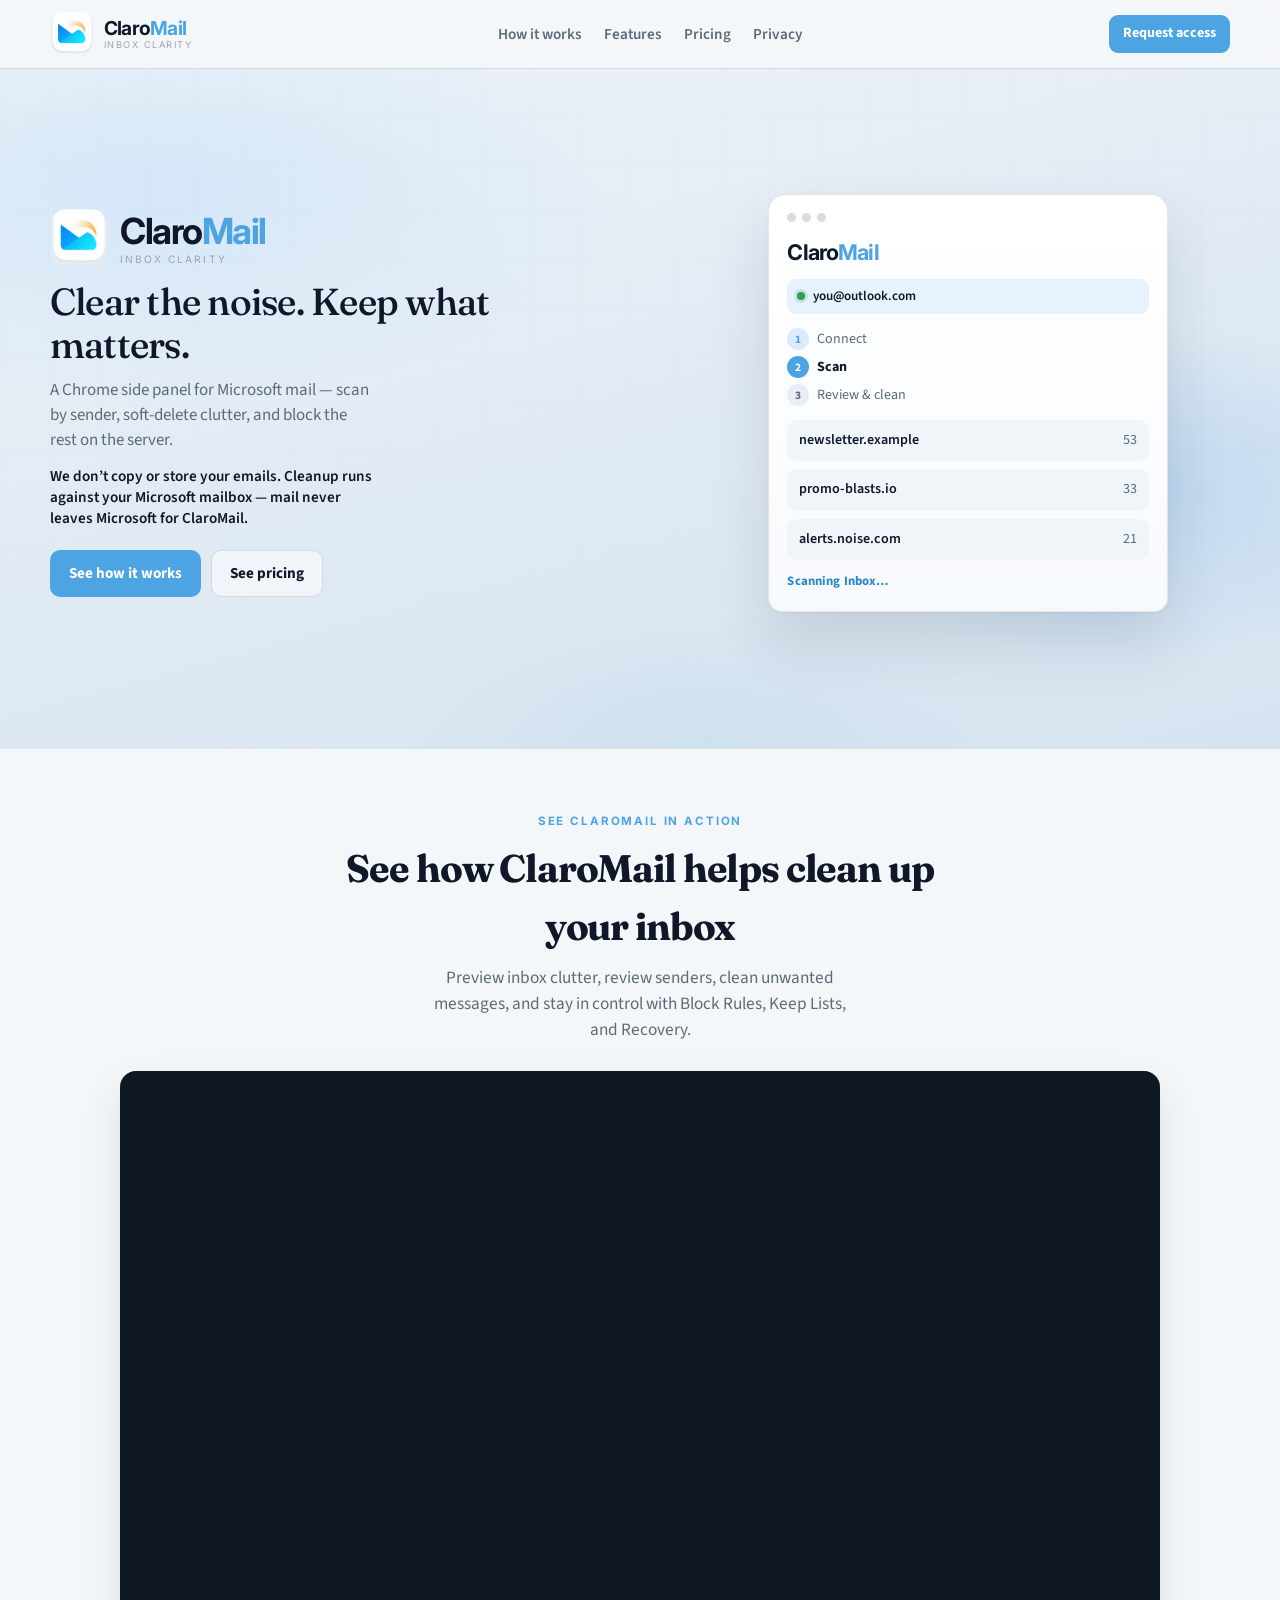
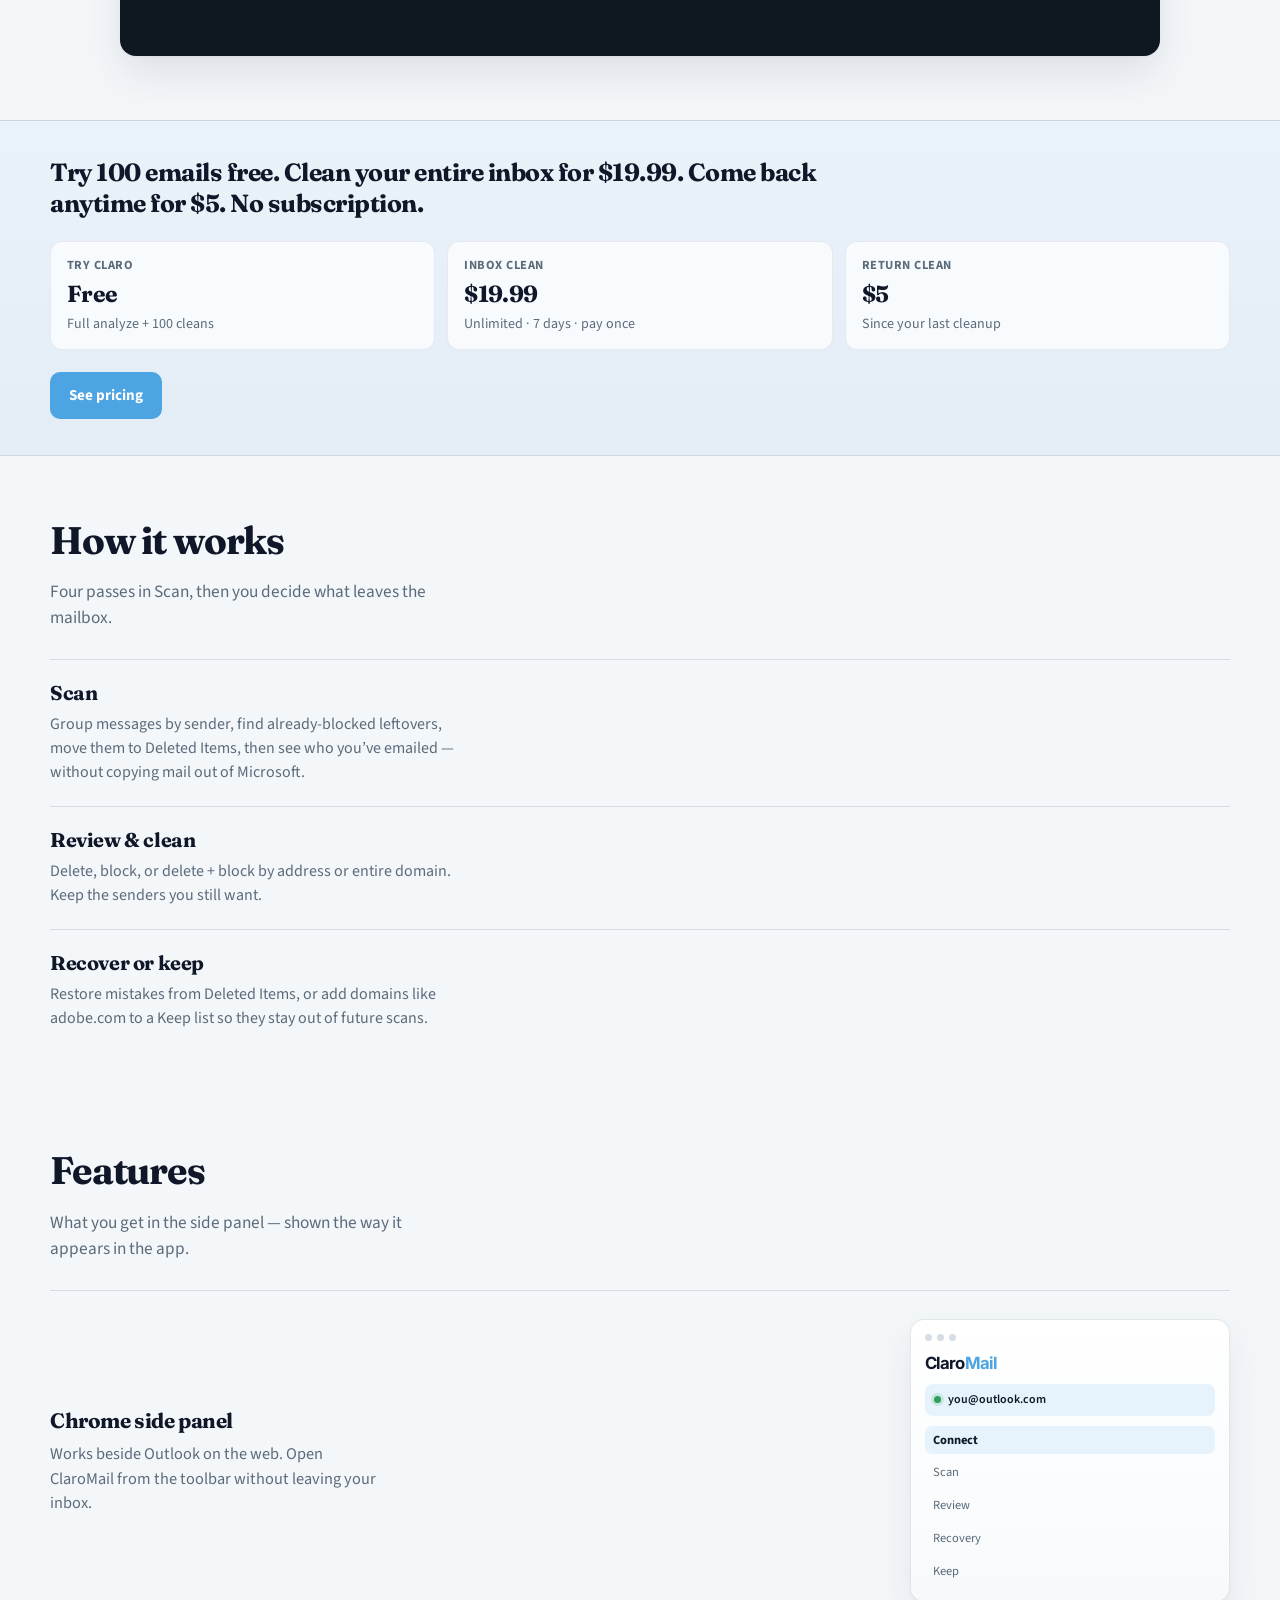
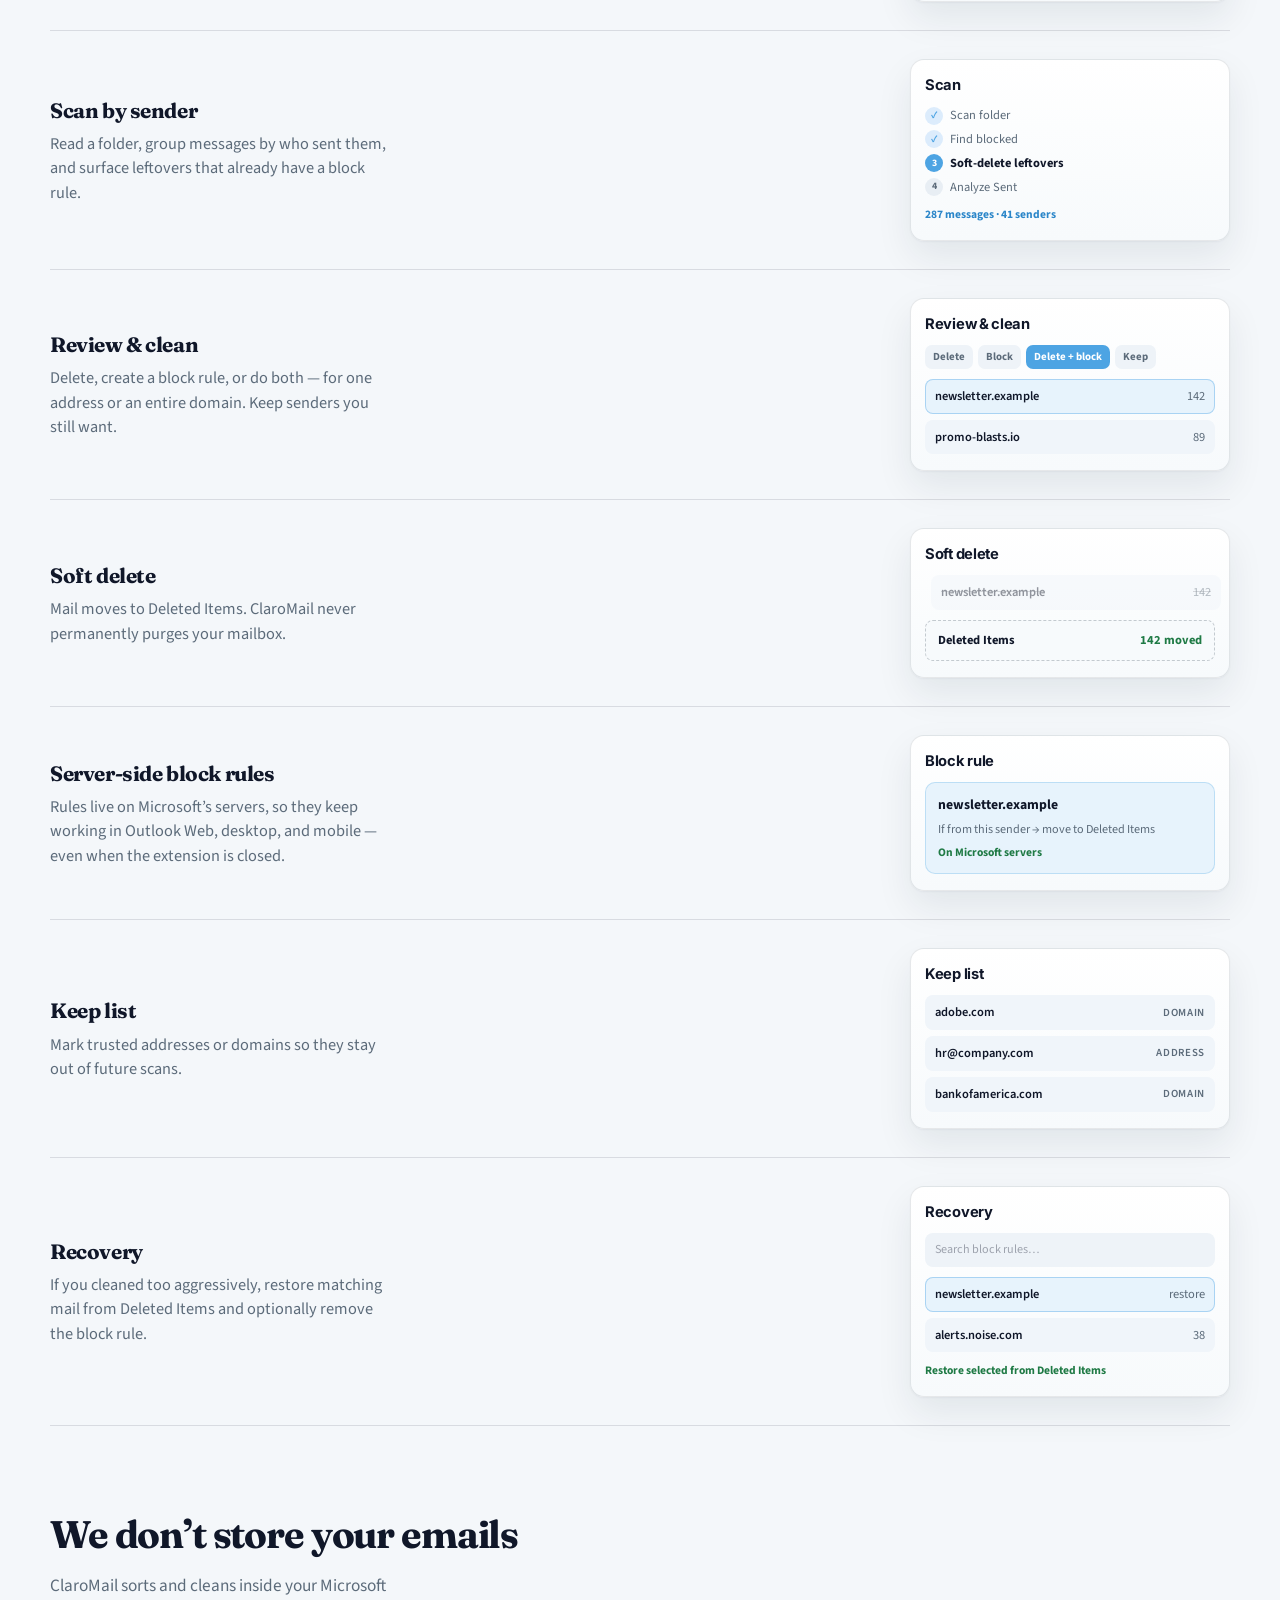
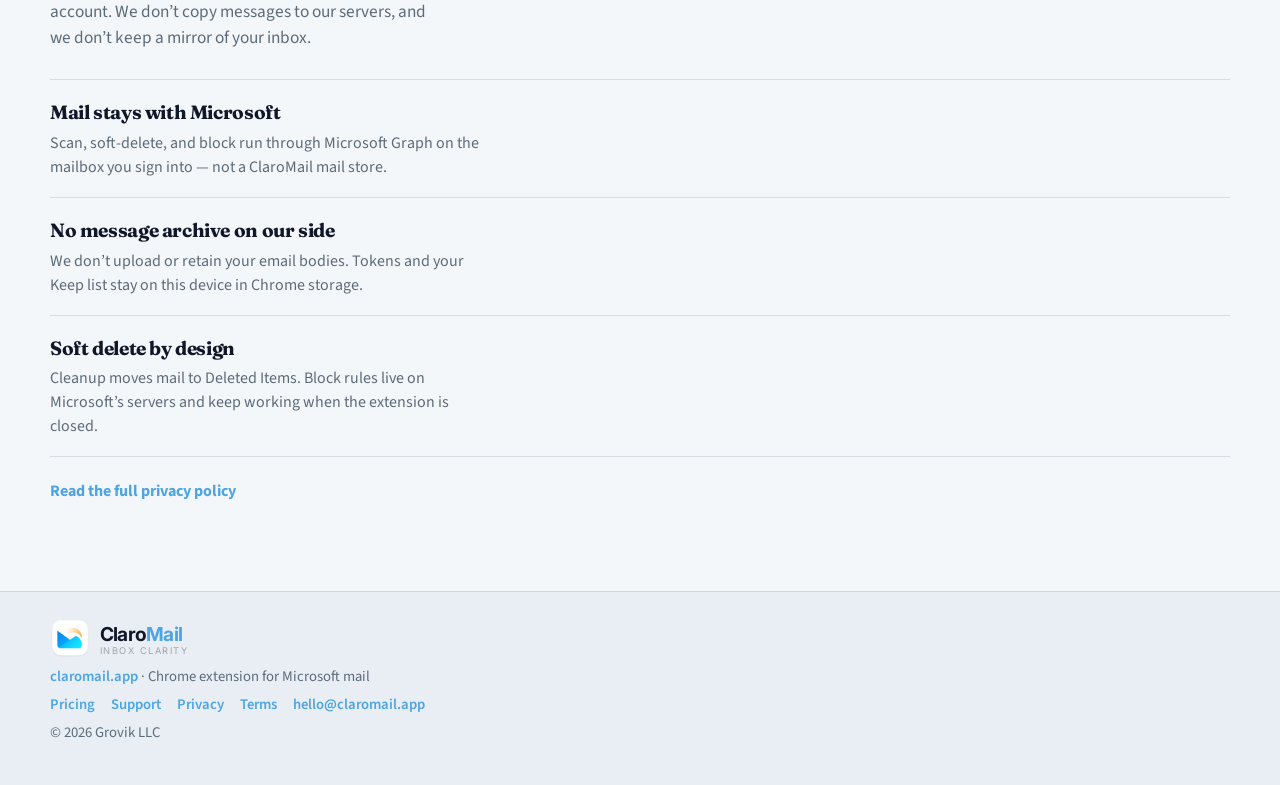
<file: index.html>
<!DOCTYPE html>
<html lang="en">
  <head>
    <meta charset="UTF-8" />
    <meta name="viewport" content="width=device-width, initial-scale=1.0" />
    <title>ClaroMail — Inbox clarity</title>
    <meta
      name="description"
      content="Claro is a Chrome extension that helps you clean a Microsoft mailbox by sender — soft-delete noise and create server-side block rules."
    />
    <link rel="canonical" href="https://claromail.app/" />
    <meta property="og:title" content="Claro — Clear your mailbox by sender" />
    <meta
      property="og:description"
      content="Scan, review, soft-delete, and block senders in Outlook — without living in your inbox."
    />
    <meta property="og:url" content="https://claromail.app/" />
    <meta property="og:type" content="website" />
    <link rel="preconnect" href="https://fonts.googleapis.com" />
    <link rel="preconnect" href="https://fonts.gstatic.com" crossorigin />
    <link
      href="https://fonts.googleapis.com/css2?family=Fraunces:opsz,wght@9..144,500;9..144,700&family=Inter:wght@400;600;700&family=Source+Sans+3:wght@400;600;700&display=swap"
      rel="stylesheet"
    />
    <link rel="icon" href="images/claro-icon.png" type="image/png" />
    <link rel="stylesheet" href="styles.css" />
  </head>
  <body>
    <header class="site-nav">
      <div class="wrap nav-inner">
        <a class="brand brand--nav" href="/">
          <img
            class="brand-mark"
            src="images/claro-icon.png"
            alt=""
            width="48"
            height="48"
          />
          <span class="brand-copy">
            <span class="brand-name">Claro<span class="brand-mail">Mail</span></span>
            <span class="brand-tag">Inbox Clarity</span>
          </span>
        </a>
        <nav class="nav-links" aria-label="Primary">
          <a href="#how">How it works</a>
          <a href="#features">Features</a>
          <a href="pricing.html">Pricing</a>
          <a href="privacy.html">Privacy</a>
        </nav>
        <a class="nav-cta" href="mailto:hello@claromail.app">Request access</a>
      </div>
    </header>

    <section class="hero" aria-label="Claro">
      <div class="hero-atmosphere" aria-hidden="true"></div>
      <div class="hero-grid" aria-hidden="true"></div>

      <div class="wrap hero-inner">
        <div class="hero-copy">
          <div class="brand brand--hero">
            <img
              class="brand-mark"
              src="images/claro-icon.png"
              alt=""
              width="72"
              height="72"
            />
            <span class="brand-copy">
              <span class="brand-name">Claro<span class="brand-mail">Mail</span></span>
              <span class="brand-tag">Inbox Clarity</span>
            </span>
          </div>
          <h1 class="hero-headline">Clear the noise. Keep what matters.</h1>
          <p class="hero-support">
            A Chrome side panel for Microsoft mail — scan by sender, soft-delete
            clutter, and block the rest on the server.
          </p>
          <p class="hero-trust">
            We don’t copy or store your emails. Cleanup runs against your
            Microsoft mailbox — mail never leaves Microsoft for ClaroMail.
          </p>
          <div class="hero-cta">
            <a class="btn primary" href="#how">See how it works</a>
            <a class="btn ghost" href="pricing.html">See pricing</a>
          </div>
        </div>

        <div class="hero-visual" aria-hidden="true">
          <div class="panel-stage" data-demo="panel" data-stage="connect">
            <div class="panel-chrome">
              <span></span><span></span><span></span>
            </div>
            <p class="panel-brand">Claro<span>Mail</span></p>
            <p class="panel-account" data-demo="account">
              <span class="panel-account-dot"></span>
              Sign in with Microsoft
            </p>
            <ul class="panel-steps">
              <li data-step="connect"><span>1</span> Connect</li>
              <li data-step="scan"><span>2</span> Scan</li>
              <li data-step="review"><span>3</span> Review &amp; clean</li>
            </ul>
            <div class="panel-rows">
              <div class="row r1" data-demo="row" data-sender="newsletter.example">
                <strong>newsletter.example</strong><em data-count="142">0</em>
              </div>
              <div class="row r2" data-demo="row" data-sender="promo-blasts.io">
                <strong>promo-blasts.io</strong><em data-count="89">0</em>
              </div>
              <div class="row r3" data-demo="row" data-sender="alerts.noise.com">
                <strong>alerts.noise.com</strong><em data-count="56">0</em>
              </div>
            </div>
            <p class="panel-toast" data-demo="toast"></p>
          </div>
        </div>
      </div>
    </section>

    <section class="section section-video" id="demo" aria-label="ClaroMail promo video">
      <div class="wrap video-inner">
        <p class="video-kicker">See ClaroMail in action</p>
        <h2>See how ClaroMail helps clean up your inbox</h2>
        <p class="section-lead video-lead">
          Preview inbox clutter, review senders, clean unwanted messages, and
          stay in control with Block Rules, Keep Lists, and Recovery.
        </p>
        <div class="video-frame">
          <iframe
            src="https://www.youtube-nocookie.com/embed/Dhj3QGa_2H8?cc_load_policy=0&amp;start=0"
            title="ClaroMail promotional video"
            allow="accelerometer; clipboard-write; encrypted-media; gyroscope; picture-in-picture; web-share"
            allowfullscreen
            loading="lazy"
            referrerpolicy="strict-origin-when-cross-origin"
          ></iframe>
        </div>
      </div>
    </section>

    <section class="offer-strip" id="offer" aria-label="Pricing offer">
      <div class="wrap offer-strip-inner">
        <p class="offer-strip-lead">
          Try 100 emails free. Clean your entire inbox for
          <strong>$19.99</strong>. Come back anytime for <strong>$5</strong>.
          No subscription.
        </p>
        <ol class="offer-strip-tiers">
          <li>
            <span class="offer-tier-name">Try Claro</span>
            <span class="offer-tier-price">Free</span>
            <span class="offer-tier-note">Full analyze + 100 cleans</span>
          </li>
          <li>
            <span class="offer-tier-name">Inbox Clean</span>
            <span class="offer-tier-price">$19.99</span>
            <span class="offer-tier-note">Unlimited · 7 days · pay once</span>
          </li>
          <li>
            <span class="offer-tier-name">Return Clean</span>
            <span class="offer-tier-price">$5</span>
            <span class="offer-tier-note">Since your last cleanup</span>
          </li>
        </ol>
        <a class="btn primary" href="pricing.html">See pricing</a>
      </div>
    </section>

    <section class="section" id="how">
      <div class="wrap">
        <h2>How it works</h2>
        <p class="section-lead">
          Four passes in Scan, then you decide what leaves the mailbox.
        </p>
        <ol class="flow">
          <li>
            <strong>Scan</strong>
            <span
              >Group messages by sender, find already-blocked leftovers, move
              them to Deleted Items, then see who you’ve emailed — without
              copying mail out of Microsoft.</span
            >
          </li>
          <li>
            <strong>Review &amp; clean</strong>
            <span
              >Delete, block, or delete + block by address or entire domain.
              Keep the senders you still want.</span
            >
          </li>
          <li>
            <strong>Recover or keep</strong>
            <span
              >Restore mistakes from Deleted Items, or add domains like
              adobe.com to a Keep list so they stay out of future scans.</span
            >
          </li>
        </ol>
      </div>
    </section>

    <section class="section" id="features">
      <div class="wrap">
        <h2>Features</h2>
        <p class="section-lead">
          What you get in the side panel — shown the way it appears in the app.
        </p>
        <ul class="feature-list">
          <li>
            <div class="feature-copy">
              <strong>Chrome side panel</strong>
              <span
                >Works beside Outlook on the web. Open ClaroMail from the
                toolbar without leaving your inbox.</span
              >
            </div>
            <div class="feature-mock" aria-hidden="true">
              <div class="fm-panel">
                <div class="fm-chrome"><span></span><span></span><span></span></div>
                <p class="fm-brand">Claro<span>Mail</span></p>
                <p class="fm-account"><span class="fm-dot is-on"></span>you@outlook.com</p>
                <ul class="fm-nav">
                  <li class="is-on">Connect</li>
                  <li>Scan</li>
                  <li>Review</li>
                  <li>Recovery</li>
                  <li>Keep</li>
                </ul>
              </div>
            </div>
          </li>
          <li>
            <div class="feature-copy">
              <strong>Scan by sender</strong>
              <span
                >Read a folder, group messages by who sent them, and surface
                leftovers that already have a block rule.</span
              >
            </div>
            <div class="feature-mock" aria-hidden="true">
              <div class="fm-panel">
                <p class="fm-title">Scan</p>
                <ul class="fm-pipeline">
                  <li class="is-done"><span>✓</span> Scan folder</li>
                  <li class="is-done"><span>✓</span> Find blocked</li>
                  <li class="is-active"><span>3</span> Soft-delete leftovers</li>
                  <li><span>4</span> Analyze Sent</li>
                </ul>
                <p class="fm-note">287 messages · 41 senders</p>
              </div>
            </div>
          </li>
          <li>
            <div class="feature-copy">
              <strong>Review &amp; clean</strong>
              <span
                >Delete, create a block rule, or do both — for one address or an
                entire domain. Keep senders you still want.</span
              >
            </div>
            <div class="feature-mock" aria-hidden="true">
              <div class="fm-panel">
                <p class="fm-title">Review &amp; clean</p>
                <div class="fm-actions">
                  <span>Delete</span>
                  <span>Block</span>
                  <span class="is-primary">Delete + block</span>
                  <span>Keep</span>
                </div>
                <div class="fm-rows">
                  <div class="fm-row is-selected">
                    <strong>newsletter.example</strong><em>142</em>
                  </div>
                  <div class="fm-row">
                    <strong>promo-blasts.io</strong><em>89</em>
                  </div>
                </div>
              </div>
            </div>
          </li>
          <li>
            <div class="feature-copy">
              <strong>Soft delete</strong>
              <span
                >Mail moves to Deleted Items. ClaroMail never permanently
                purges your mailbox.</span
              >
            </div>
            <div class="feature-mock" aria-hidden="true">
              <div class="fm-panel">
                <p class="fm-title">Soft delete</p>
                <div class="fm-soft">
                  <div class="fm-row is-leaving">
                    <strong>newsletter.example</strong><em>142</em>
                  </div>
                  <div class="fm-tray">
                    <span>Deleted Items</span>
                    <em>142 moved</em>
                  </div>
                </div>
              </div>
            </div>
          </li>
          <li>
            <div class="feature-copy">
              <strong>Server-side block rules</strong>
              <span
                >Rules live on Microsoft’s servers, so they keep working in
                Outlook Web, desktop, and mobile — even when the extension is
                closed.</span
              >
            </div>
            <div class="feature-mock" aria-hidden="true">
              <div class="fm-panel">
                <p class="fm-title">Block rule</p>
                <div class="fm-rule">
                  <strong>newsletter.example</strong>
                  <span>If from this sender → move to Deleted Items</span>
                  <em>On Microsoft servers</em>
                </div>
              </div>
            </div>
          </li>
          <li>
            <div class="feature-copy">
              <strong>Keep list</strong>
              <span
                >Mark trusted addresses or domains so they stay out of future
                scans.</span
              >
            </div>
            <div class="feature-mock" aria-hidden="true">
              <div class="fm-panel">
                <p class="fm-title">Keep list</p>
                <ul class="fm-keep">
                  <li><strong>adobe.com</strong><span>domain</span></li>
                  <li><strong>hr@company.com</strong><span>address</span></li>
                  <li><strong>bankofamerica.com</strong><span>domain</span></li>
                </ul>
              </div>
            </div>
          </li>
          <li>
            <div class="feature-copy">
              <strong>Recovery</strong>
              <span
                >If you cleaned too aggressively, restore matching mail from
                Deleted Items and optionally remove the block rule.</span
              >
            </div>
            <div class="feature-mock" aria-hidden="true">
              <div class="fm-panel">
                <p class="fm-title">Recovery</p>
                <p class="fm-search">Search block rules…</p>
                <div class="fm-rows">
                  <div class="fm-row is-selected">
                    <strong>newsletter.example</strong><em>restore</em>
                  </div>
                  <div class="fm-row">
                    <strong>alerts.noise.com</strong><em>38</em>
                  </div>
                </div>
                <p class="fm-note is-ok">Restore selected from Deleted Items</p>
              </div>
            </div>
          </li>
        </ul>
      </div>
    </section>

    <section class="section section-privacy" id="privacy">
      <div class="wrap">
        <h2>We don’t store your emails</h2>
        <p class="section-lead">
          ClaroMail sorts and cleans inside your Microsoft account. We don’t
          copy messages to our servers, and we don’t keep a mirror of your
          inbox.
        </p>
        <ul class="privacy-points">
          <li>
            <strong>Mail stays with Microsoft</strong>
            <span
              >Scan, soft-delete, and block run through Microsoft Graph on the
              mailbox you sign into — not a ClaroMail mail store.</span
            >
          </li>
          <li>
            <strong>No message archive on our side</strong>
            <span
              >We don’t upload or retain your email bodies. Tokens and your Keep
              list stay on this device in Chrome storage.</span
            >
          </li>
          <li>
            <strong>Soft delete by design</strong>
            <span
              >Cleanup moves mail to Deleted Items. Block rules live on
              Microsoft’s servers and keep working when the extension is
              closed.</span
            >
          </li>
        </ul>
        <p class="privacy-more">
          <a href="privacy.html">Read the full privacy policy</a>
        </p>
      </div>
    </section>

    <footer class="site-footer">
      <div class="wrap footer-inner">
        <div class="brand brand--footer">
          <img
            class="brand-mark"
            src="images/claro-icon.png"
            alt=""
            width="40"
            height="40"
          />
          <span class="brand-copy">
            <span class="brand-name">Claro<span class="brand-mail">Mail</span></span>
            <span class="brand-tag">Inbox Clarity</span>
          </span>
        </div>
        <p>
          <a href="https://claromail.app">claromail.app</a>
          · Chrome extension for Microsoft mail
        </p>
        <p class="footer-links">
          <a href="pricing.html">Pricing</a>
          <a href="support.html">Support</a>
          <a href="privacy.html">Privacy</a>
          <a href="terms.html">Terms</a>
          <a href="mailto:hello@claromail.app">hello@claromail.app</a>
        </p>
        <p class="footer-meta">© 2026 Grovik LLC</p>
      </div>
    </footer>
    <script src="demo.js" defer></script>
  </body>
</html>
</file>
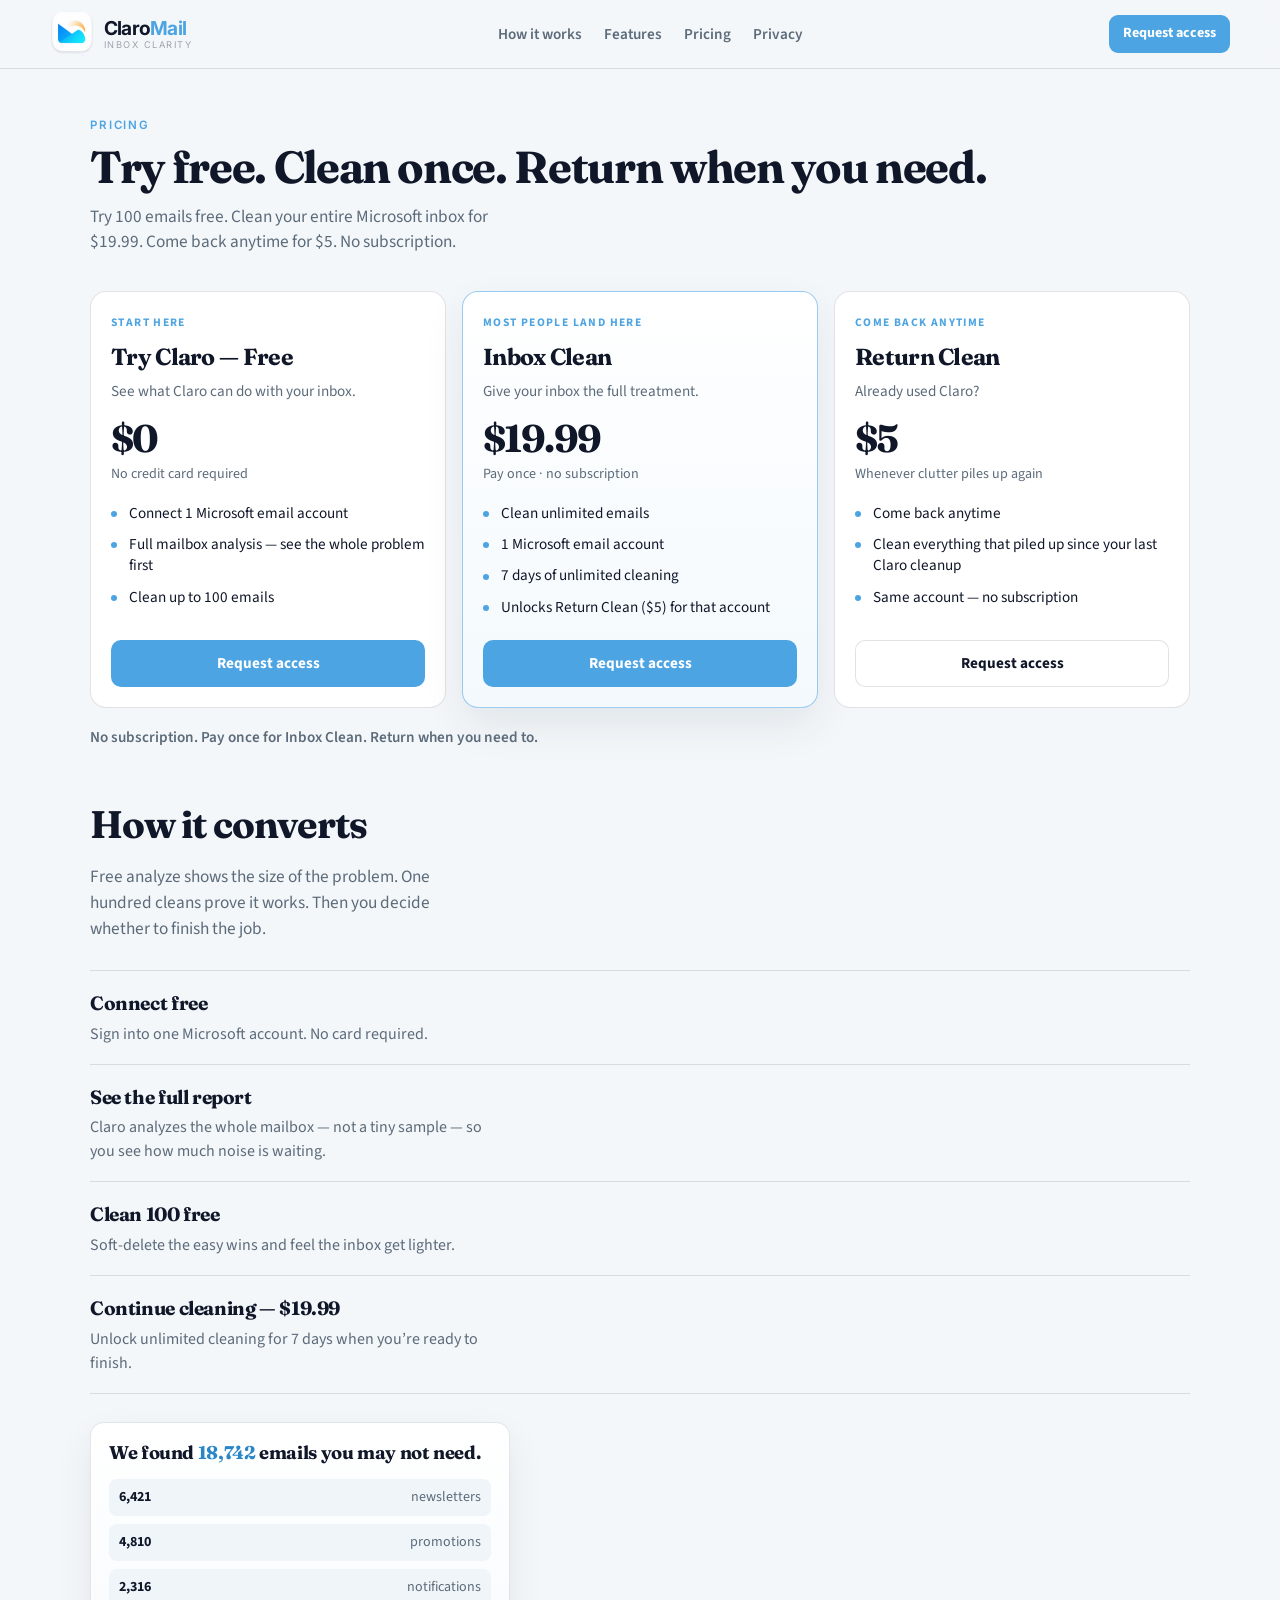
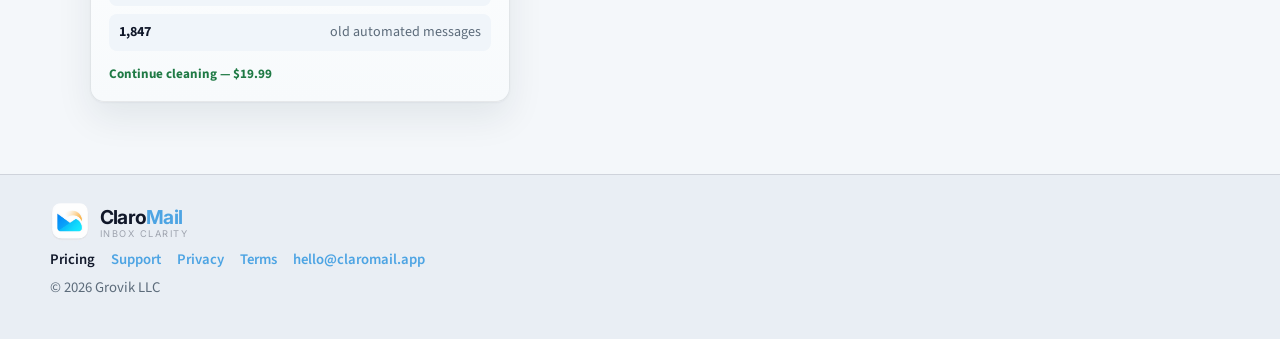
<file: pricing.html>
<!DOCTYPE html>
<html lang="en">
  <head>
    <meta charset="UTF-8" />
    <meta name="viewport" content="width=device-width, initial-scale=1.0" />
    <title>Pricing — ClaroMail</title>
    <meta
      name="description"
      content="Try Claro free: full inbox analysis and 100 cleans. Inbox Clean $19.99 for unlimited cleaning. Return Clean $5 anytime. No subscription."
    />
    <link rel="canonical" href="https://claromail.app/pricing" />
    <meta property="og:title" content="Pricing — ClaroMail" />
    <meta
      property="og:description"
      content="Try 100 emails free. Clean your entire Microsoft inbox for $19.99. Come back anytime for $5. No subscription."
    />
    <meta property="og:url" content="https://claromail.app/pricing" />
    <meta property="og:type" content="website" />
    <link rel="preconnect" href="https://fonts.googleapis.com" />
    <link rel="preconnect" href="https://fonts.gstatic.com" crossorigin />
    <link
      href="https://fonts.googleapis.com/css2?family=Fraunces:opsz,wght@9..144,500;9..144,700&family=Inter:wght@400;600;700&family=Source+Sans+3:wght@400;600;700&display=swap"
      rel="stylesheet"
    />
    <link rel="icon" href="images/claro-icon.png" type="image/png" />
    <link rel="stylesheet" href="styles.css" />
  </head>
  <body>
    <header class="site-nav">
      <div class="wrap nav-inner">
        <a class="brand brand--nav" href="/">
          <img
            class="brand-mark"
            src="images/claro-icon.png"
            alt=""
            width="48"
            height="48"
          />
          <span class="brand-copy">
            <span class="brand-name">Claro<span class="brand-mail">Mail</span></span>
            <span class="brand-tag">Inbox Clarity</span>
          </span>
        </a>
        <nav class="nav-links" aria-label="Primary">
          <a href="/#how">How it works</a>
          <a href="/#features">Features</a>
          <a href="pricing.html" aria-current="page">Pricing</a>
          <a href="privacy.html">Privacy</a>
        </nav>
        <a class="nav-cta" href="mailto:hello@claromail.app">Request access</a>
      </div>
    </header>

    <main class="pricing">
      <div class="wrap pricing-inner">
        <p class="legal-kicker">Pricing</p>
        <h1 class="legal-headline">Try free. Clean once. Return when you need.</h1>
        <p class="legal-lead">
          Try 100 emails free. Clean your entire Microsoft inbox for $19.99.
          Come back anytime for $5. No subscription.
        </p>

        <div class="price-grid">
          <article class="price-plan">
            <p class="price-plan-kicker">Start here</p>
            <h2 class="price-plan-name">Try Claro — Free</h2>
            <p class="price-plan-tag">See what Claro can do with your inbox.</p>
            <p class="price-plan-amount">$0</p>
            <p class="price-plan-note">No credit card required</p>
            <ul class="price-plan-list">
              <li>Connect 1 Microsoft email account</li>
              <li>Full mailbox analysis — see the whole problem first</li>
              <li>Clean up to 100 emails</li>
            </ul>
            <a class="btn primary price-plan-cta" href="mailto:hello@claromail.app"
              >Request access</a
            >
          </article>

          <article class="price-plan is-featured">
            <p class="price-plan-kicker">Most people land here</p>
            <h2 class="price-plan-name">Inbox Clean</h2>
            <p class="price-plan-tag">Give your inbox the full treatment.</p>
            <p class="price-plan-amount">$19.99</p>
            <p class="price-plan-note">Pay once · no subscription</p>
            <ul class="price-plan-list">
              <li>Clean unlimited emails</li>
              <li>1 Microsoft email account</li>
              <li>7 days of unlimited cleaning</li>
              <li>Unlocks Return Clean ($5) for that account</li>
            </ul>
            <a class="btn primary price-plan-cta" href="mailto:hello@claromail.app"
              >Request access</a
            >
          </article>

          <article class="price-plan">
            <p class="price-plan-kicker">Come back anytime</p>
            <h2 class="price-plan-name">Return Clean</h2>
            <p class="price-plan-tag">Already used Claro?</p>
            <p class="price-plan-amount">$5</p>
            <p class="price-plan-note">Whenever clutter piles up again</p>
            <ul class="price-plan-list">
              <li>Come back anytime</li>
              <li>Clean everything that piled up since your last Claro cleanup</li>
              <li>Same account — no subscription</li>
            </ul>
            <a class="btn ghost price-plan-cta" href="mailto:hello@claromail.app"
              >Request access</a
            >
          </article>
        </div>

        <p class="price-footnote">
          No subscription. Pay once for Inbox Clean. Return when you need to.
        </p>

        <section class="price-path" aria-label="How the offer works">
          <h2>How it converts</h2>
          <p class="section-lead">
            Free analyze shows the size of the problem. One hundred cleans prove
            it works. Then you decide whether to finish the job.
          </p>
          <ol class="price-steps">
            <li>
              <strong>Connect free</strong>
              <span>Sign into one Microsoft account. No card required.</span>
            </li>
            <li>
              <strong>See the full report</strong>
              <span
                >Claro analyzes the whole mailbox — not a tiny sample — so you
                see how much noise is waiting.</span
              >
            </li>
            <li>
              <strong>Clean 100 free</strong>
              <span>Soft-delete the easy wins and feel the inbox get lighter.</span>
            </li>
            <li>
              <strong>Continue cleaning — $19.99</strong>
              <span
                >Unlock unlimited cleaning for 7 days when you’re ready to
                finish.</span
              >
            </li>
          </ol>

          <div class="price-report" aria-hidden="true">
            <p class="price-report-title">
              We found <em>18,742</em> emails you may not need.
            </p>
            <ul>
              <li><span>6,421</span> newsletters</li>
              <li><span>4,810</span> promotions</li>
              <li><span>2,316</span> notifications</li>
              <li><span>1,847</span> old automated messages</li>
            </ul>
            <p class="price-report-cta">Continue cleaning — $19.99</p>
          </div>
        </section>
      </div>
    </main>

    <footer class="site-footer">
      <div class="wrap footer-inner">
        <div class="brand brand--footer">
          <img
            class="brand-mark"
            src="images/claro-icon.png"
            alt=""
            width="40"
            height="40"
          />
          <span class="brand-copy">
            <span class="brand-name">Claro<span class="brand-mail">Mail</span></span>
            <span class="brand-tag">Inbox Clarity</span>
          </span>
        </div>
        <p class="footer-links">
          <a href="pricing.html" aria-current="page">Pricing</a>
          <a href="support.html">Support</a>
          <a href="privacy.html">Privacy</a>
          <a href="terms.html">Terms</a>
          <a href="mailto:hello@claromail.app">hello@claromail.app</a>
        </p>
        <p class="footer-meta">© 2026 Grovik LLC</p>
      </div>
    </footer>
  </body>
</html>
</file>
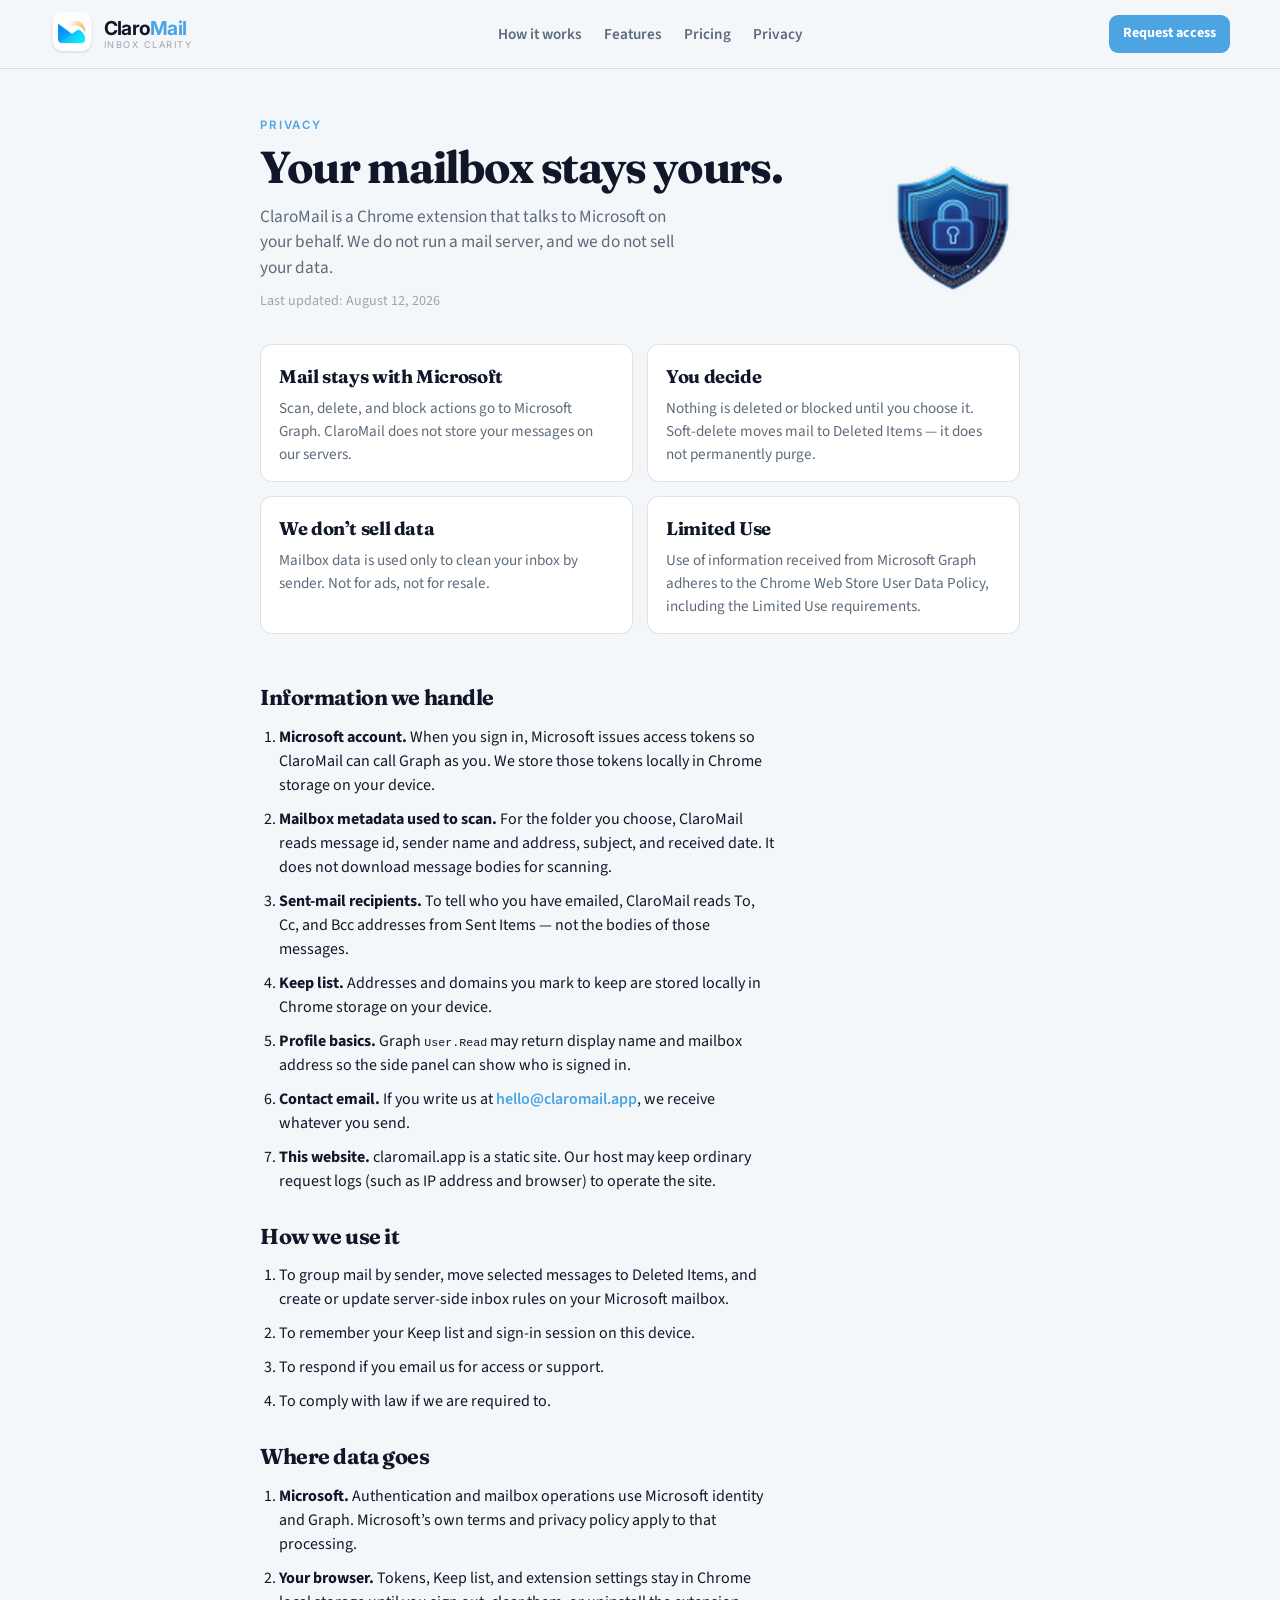
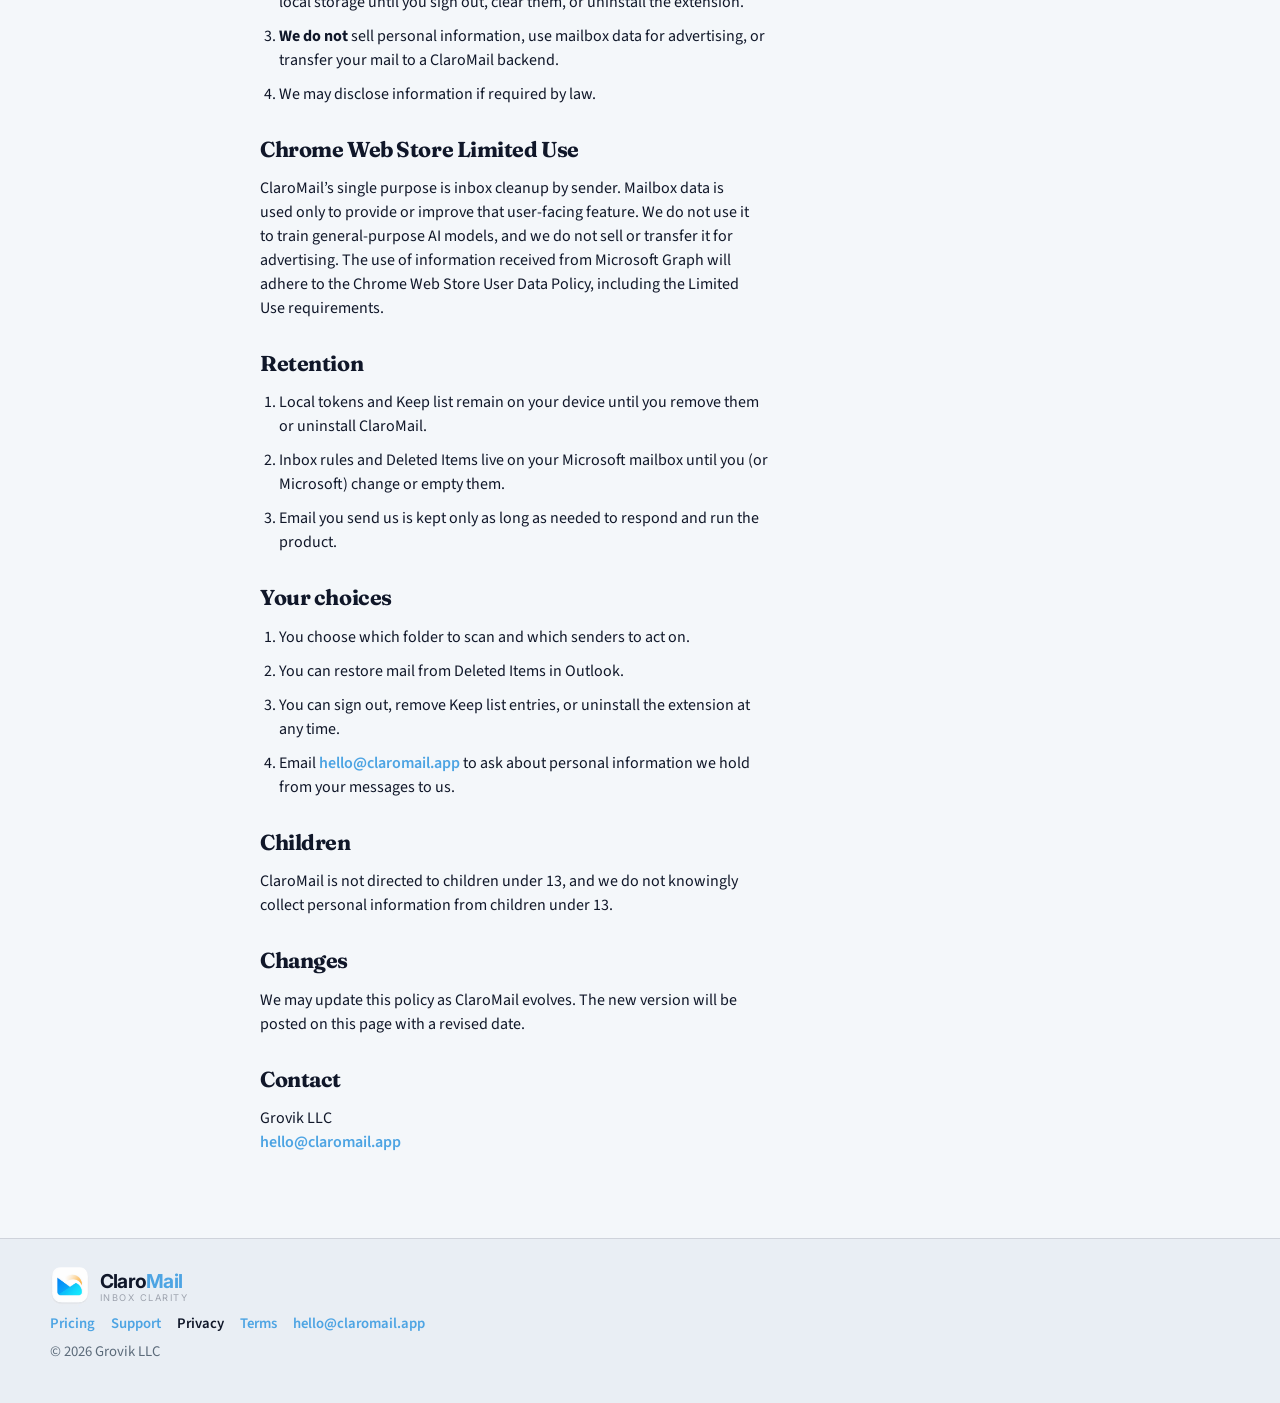
<file: privacy.html>
<!DOCTYPE html>
<html lang="en">
  <head>
    <meta charset="UTF-8" />
    <meta name="viewport" content="width=device-width, initial-scale=1.0" />
    <title>Privacy — ClaroMail</title>
    <meta
      name="description"
      content="How ClaroMail handles mailbox data: Microsoft Graph, local storage, and Chrome Web Store Limited Use."
    />
    <link rel="canonical" href="https://claromail.app/privacy" />
    <link rel="preconnect" href="https://fonts.googleapis.com" />
    <link rel="preconnect" href="https://fonts.gstatic.com" crossorigin />
    <link
      href="https://fonts.googleapis.com/css2?family=Fraunces:opsz,wght@9..144,500;9..144,700&family=Inter:wght@400;600;700&family=Source+Sans+3:wght@400;600;700&display=swap"
      rel="stylesheet"
    />
    <link rel="icon" href="images/claro-icon.png" type="image/png" />
    <link rel="stylesheet" href="styles.css" />
  </head>
  <body>
    <header class="site-nav">
      <div class="wrap nav-inner">
        <a class="brand brand--nav" href="/">
          <img
            class="brand-mark"
            src="images/claro-icon.png"
            alt=""
            width="48"
            height="48"
          />
          <span class="brand-copy">
            <span class="brand-name">Claro<span class="brand-mail">Mail</span></span>
            <span class="brand-tag">Inbox Clarity</span>
          </span>
        </a>
        <nav class="nav-links" aria-label="Primary">
          <a href="/#how">How it works</a>
          <a href="/#features">Features</a>
          <a href="pricing.html">Pricing</a>
          <a href="privacy.html" aria-current="page">Privacy</a>
        </nav>
        <a class="nav-cta" href="mailto:hello@claromail.app">Request access</a>
      </div>
    </header>

    <main class="legal">
      <div class="wrap legal-inner">
        <p class="legal-kicker">Privacy</p>
        <div class="privacy-hero">
          <div class="privacy-hero-copy">
            <h1 class="legal-headline">Your mailbox stays yours.</h1>
            <p class="legal-lead">
              ClaroMail is a Chrome extension that talks to Microsoft on your
              behalf. We do not run a mail server, and we do not sell your data.
            </p>
            <p class="legal-updated">Last updated: August 12, 2026</p>
          </div>
          <img
            class="privacy-badge"
            src="images/privacy-badge.png"
            alt=""
            width="132"
            height="144"
          />
        </div>

        <div class="legal-highlights">
          <article class="legal-hl">
            <h2>Mail stays with Microsoft</h2>
            <p>
              Scan, delete, and block actions go to Microsoft Graph. ClaroMail
              does not store your messages on our servers.
            </p>
          </article>
          <article class="legal-hl">
            <h2>You decide</h2>
            <p>
              Nothing is deleted or blocked until you choose it. Soft-delete
              moves mail to Deleted Items — it does not permanently purge.
            </p>
          </article>
          <article class="legal-hl">
            <h2>We don’t sell data</h2>
            <p>
              Mailbox data is used only to clean your inbox by sender. Not for
              ads, not for resale.
            </p>
          </article>
          <article class="legal-hl">
            <h2>Limited Use</h2>
            <p>
              Use of information received from Microsoft Graph adheres to the
              Chrome Web Store User Data Policy, including the Limited Use
              requirements.
            </p>
          </article>
        </div>

        <div class="legal-doc">
          <h2>Information we handle</h2>
          <ol>
            <li>
              <strong>Microsoft account.</strong> When you sign in, Microsoft
              issues access tokens so ClaroMail can call Graph as you. We store
              those tokens locally in Chrome storage on your device.
            </li>
            <li>
              <strong>Mailbox metadata used to scan.</strong> For the folder you
              choose, ClaroMail reads message id, sender name and address,
              subject, and received date. It does not download message bodies
              for scanning.
            </li>
            <li>
              <strong>Sent-mail recipients.</strong> To tell who you have
              emailed, ClaroMail reads To, Cc, and Bcc addresses from Sent
              Items — not the bodies of those messages.
            </li>
            <li>
              <strong>Keep list.</strong> Addresses and domains you mark to keep
              are stored locally in Chrome storage on your device.
            </li>
            <li>
              <strong>Profile basics.</strong> Graph <code>User.Read</code> may
              return display name and mailbox address so the side panel can show
              who is signed in.
            </li>
            <li>
              <strong>Contact email.</strong> If you write us at
              <a href="mailto:hello@claromail.app">hello@claromail.app</a>, we
              receive whatever you send.
            </li>
            <li>
              <strong>This website.</strong> claromail.app is a static site. Our
              host may keep ordinary request logs (such as IP address and
              browser) to operate the site.
            </li>
          </ol>

          <h2>How we use it</h2>
          <ol>
            <li>
              To group mail by sender, move selected messages to Deleted Items,
              and create or update server-side inbox rules on your Microsoft
              mailbox.
            </li>
            <li>To remember your Keep list and sign-in session on this device.</li>
            <li>To respond if you email us for access or support.</li>
            <li>To comply with law if we are required to.</li>
          </ol>

          <h2>Where data goes</h2>
          <ol>
            <li>
              <strong>Microsoft.</strong> Authentication and mailbox operations
              use Microsoft identity and Graph. Microsoft’s own terms and
              privacy policy apply to that processing.
            </li>
            <li>
              <strong>Your browser.</strong> Tokens, Keep list, and extension
              settings stay in Chrome local storage until you sign out, clear
              them, or uninstall the extension.
            </li>
            <li>
              <strong>We do not</strong> sell personal information, use mailbox
              data for advertising, or transfer your mail to a ClaroMail
              backend.
            </li>
            <li>
              We may disclose information if required by law.
            </li>
          </ol>

          <h2>Chrome Web Store Limited Use</h2>
          <p>
            ClaroMail’s single purpose is inbox cleanup by sender. Mailbox data
            is used only to provide or improve that user-facing feature. We do
            not use it to train general-purpose AI models, and we do not sell
            or transfer it for advertising. The use of information received
            from Microsoft Graph will adhere to the Chrome Web Store User Data
            Policy, including the Limited Use requirements.
          </p>

          <h2>Retention</h2>
          <ol>
            <li>
              Local tokens and Keep list remain on your device until you remove
              them or uninstall ClaroMail.
            </li>
            <li>
              Inbox rules and Deleted Items live on your Microsoft mailbox
              until you (or Microsoft) change or empty them.
            </li>
            <li>
              Email you send us is kept only as long as needed to respond and
              run the product.
            </li>
          </ol>

          <h2>Your choices</h2>
          <ol>
            <li>You choose which folder to scan and which senders to act on.</li>
            <li>You can restore mail from Deleted Items in Outlook.</li>
            <li>
              You can sign out, remove Keep list entries, or uninstall the
              extension at any time.
            </li>
            <li>
              Email
              <a href="mailto:hello@claromail.app">hello@claromail.app</a> to
              ask about personal information we hold from your messages to us.
            </li>
          </ol>

          <h2>Children</h2>
          <p>
            ClaroMail is not directed to children under 13, and we do not
            knowingly collect personal information from children under 13.
          </p>

          <h2>Changes</h2>
          <p>
            We may update this policy as ClaroMail evolves. The new version
            will be posted on this page with a revised date.
          </p>

          <h2>Contact</h2>
          <p>
            Grovik LLC<br />
            <a href="mailto:hello@claromail.app">hello@claromail.app</a>
          </p>
        </div>
      </div>
    </main>

    <footer class="site-footer">
      <div class="wrap footer-inner">
        <div class="brand brand--footer">
          <img
            class="brand-mark"
            src="images/claro-icon.png"
            alt=""
            width="40"
            height="40"
          />
          <span class="brand-copy">
            <span class="brand-name">Claro<span class="brand-mail">Mail</span></span>
            <span class="brand-tag">Inbox Clarity</span>
          </span>
        </div>
        <p class="footer-links">
          <a href="pricing.html">Pricing</a>
          <a href="support.html">Support</a>
          <a href="privacy.html" aria-current="page">Privacy</a>
          <a href="terms.html">Terms</a>
          <a href="mailto:hello@claromail.app">hello@claromail.app</a>
        </p>
        <p class="footer-meta">© 2026 Grovik LLC</p>
      </div>
    </footer>
  </body>
</html>
</file>
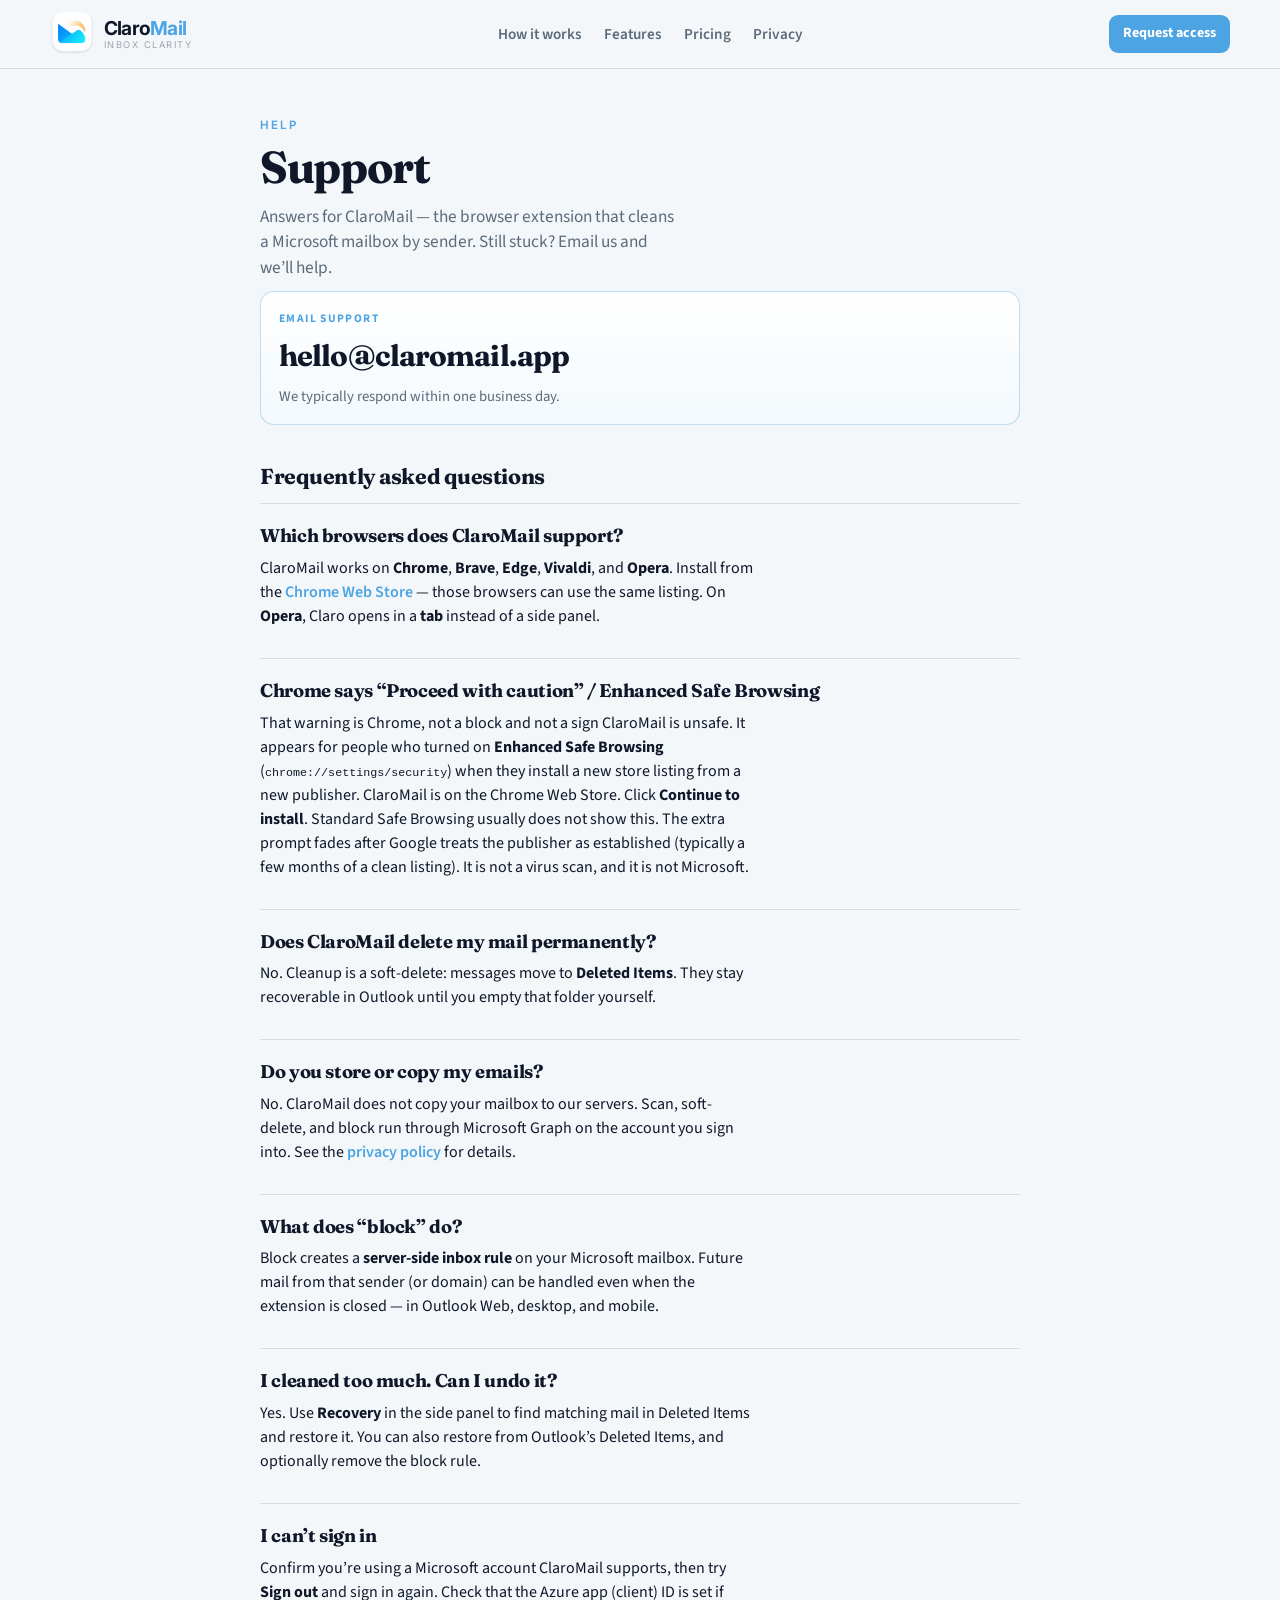
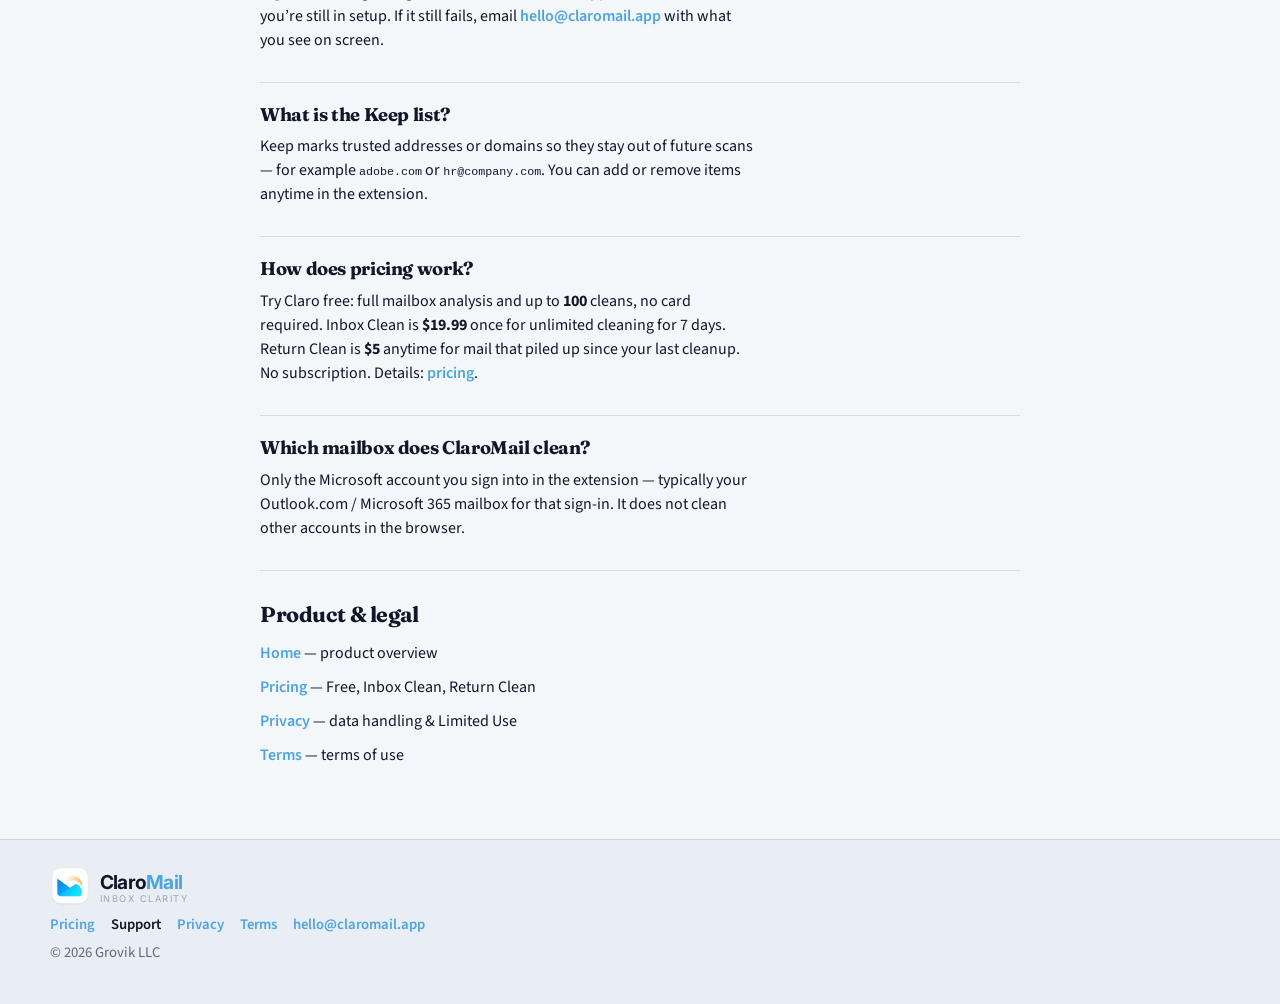
<file: support.html>
<!DOCTYPE html>
<html lang="en">
  <head>
    <meta charset="UTF-8" />
    <meta name="viewport" content="width=device-width, initial-scale=1.0" />
    <title>Support — ClaroMail</title>
    <meta
      name="description"
      content="ClaroMail support: how soft-delete works, sign-in help, recovery, pricing, and how to contact us."
    />
    <link rel="canonical" href="https://claromail.app/support" />
    <meta property="og:title" content="Support — ClaroMail" />
    <meta
      property="og:description"
      content="Get help with ClaroMail — the Chrome extension that cleans a Microsoft mailbox by sender."
    />
    <meta property="og:url" content="https://claromail.app/support" />
    <meta property="og:type" content="website" />
    <link rel="preconnect" href="https://fonts.googleapis.com" />
    <link rel="preconnect" href="https://fonts.gstatic.com" crossorigin />
    <link
      href="https://fonts.googleapis.com/css2?family=Fraunces:opsz,wght@9..144,500;9..144,700&family=Inter:wght@400;600;700&family=Source+Sans+3:wght@400;600;700&display=swap"
      rel="stylesheet"
    />
    <link rel="icon" href="images/claro-icon.png" type="image/png" />
    <link rel="stylesheet" href="styles.css" />
  </head>
  <body>
    <header class="site-nav">
      <div class="wrap nav-inner">
        <a class="brand brand--nav" href="/">
          <img
            class="brand-mark"
            src="images/claro-icon.png"
            alt=""
            width="48"
            height="48"
          />
          <span class="brand-copy">
            <span class="brand-name">Claro<span class="brand-mail">Mail</span></span>
            <span class="brand-tag">Inbox Clarity</span>
          </span>
        </a>
        <nav class="nav-links" aria-label="Primary">
          <a href="/#how">How it works</a>
          <a href="/#features">Features</a>
          <a href="pricing.html">Pricing</a>
          <a href="privacy.html">Privacy</a>
        </nav>
        <a class="nav-cta" href="mailto:hello@claromail.app">Request access</a>
      </div>
    </header>

    <main class="legal">
      <div class="wrap legal-inner">
        <p class="legal-kicker">Help</p>
        <h1 class="legal-headline">Support</h1>
        <p class="legal-lead">
          Answers for ClaroMail — the browser extension that cleans a Microsoft
          mailbox by sender. Still stuck? Email us and we’ll help.
        </p>
        <p class="legal-lead" id="uninstalledNote" hidden>
          Thanks for trying ClaroMail. If something blocked you from signing in
          or cleaning mail, reply to
          <a href="mailto:hello@claromail.app">hello@claromail.app</a>
          — we read every note.
        </p>

        <div class="support-contact">
          <p class="support-contact-label">Email support</p>
          <a class="support-contact-email" href="mailto:hello@claromail.app"
            >hello@claromail.app</a
          >
          <p class="support-contact-note">
            We typically respond within one business day.
          </p>
        </div>

        <div class="legal-doc">
          <h2>Frequently asked questions</h2>

          <div class="support-faq">
            <div class="support-faq-item">
              <h3>Which browsers does ClaroMail support?</h3>
              <p>
                ClaroMail works on <strong>Chrome</strong>,
                <strong>Brave</strong>, <strong>Edge</strong>,
                <strong>Vivaldi</strong>, and <strong>Opera</strong>. Install
                from the
                <a
                  href="https://chromewebstore.google.com/"
                  target="_blank"
                  rel="noopener noreferrer"
                  >Chrome Web Store</a
                >
                — those browsers can use the same listing. On
                <strong>Opera</strong>, Claro opens in a
                <strong>tab</strong> instead of a side panel.
              </p>
            </div>

            <div class="support-faq-item">
              <h3>Chrome says “Proceed with caution” / Enhanced Safe Browsing</h3>
              <p>
                That warning is Chrome, not a block and not a sign ClaroMail is
                unsafe. It appears for people who turned on
                <strong>Enhanced Safe Browsing</strong>
                (<code>chrome://settings/security</code>) when they install a
                new store listing from a new publisher. ClaroMail is on the
                Chrome Web Store. Click <strong>Continue to install</strong>.
                Standard Safe Browsing usually does not show this. The extra
                prompt fades after Google treats the publisher as established
                (typically a few months of a clean listing). It is not a
                virus scan, and it is not Microsoft.
              </p>
            </div>

            <div class="support-faq-item">
              <h3>Does ClaroMail delete my mail permanently?</h3>
              <p>
                No. Cleanup is a soft-delete: messages move to
                <strong>Deleted Items</strong>. They stay recoverable in Outlook
                until you empty that folder yourself.
              </p>
            </div>

            <div class="support-faq-item">
              <h3>Do you store or copy my emails?</h3>
              <p>
                No. ClaroMail does not copy your mailbox to our servers. Scan,
                soft-delete, and block run through Microsoft Graph on the
                account you sign into. See the
                <a href="privacy.html">privacy policy</a> for details.
              </p>
            </div>

            <div class="support-faq-item">
              <h3>What does “block” do?</h3>
              <p>
                Block creates a <strong>server-side inbox rule</strong> on your
                Microsoft mailbox. Future mail from that sender (or domain) can
                be handled even when the extension is closed — in Outlook Web,
                desktop, and mobile.
              </p>
            </div>

            <div class="support-faq-item">
              <h3>I cleaned too much. Can I undo it?</h3>
              <p>
                Yes. Use <strong>Recovery</strong> in the side panel to find
                matching mail in Deleted Items and restore it. You can also
                restore from Outlook’s Deleted Items, and optionally remove the
                block rule.
              </p>
            </div>

            <div class="support-faq-item">
              <h3>I can’t sign in</h3>
              <p>
                Confirm you’re using a Microsoft account ClaroMail supports,
                then try <strong>Sign out</strong> and sign in again. Check that
                the Azure app (client) ID is set if you’re still in setup. If it
                still fails, email
                <a href="mailto:hello@claromail.app">hello@claromail.app</a>
                with what you see on screen.
              </p>
            </div>

            <div class="support-faq-item">
              <h3>What is the Keep list?</h3>
              <p>
                Keep marks trusted addresses or domains so they stay out of
                future scans — for example <code>adobe.com</code> or
                <code>hr@company.com</code>. You can add or remove items anytime
                in the extension.
              </p>
            </div>

            <div class="support-faq-item">
              <h3>How does pricing work?</h3>
              <p>
                Try Claro free: full mailbox analysis and up to
                <strong>100</strong> cleans, no card required. Inbox Clean is
                <strong>$19.99</strong> once for unlimited cleaning for 7 days.
                Return Clean is <strong>$5</strong> anytime for mail that piled
                up since your last cleanup. No subscription. Details:
                <a href="pricing.html">pricing</a>.
              </p>
            </div>

            <div class="support-faq-item">
              <h3>Which mailbox does ClaroMail clean?</h3>
              <p>
                Only the Microsoft account you sign into in the extension —
                typically your Outlook.com / Microsoft 365 mailbox for that
                sign-in. It does not clean other accounts in the browser.
              </p>
            </div>
          </div>

          <h2>Product &amp; legal</h2>
          <ul class="support-links">
            <li><a href="/">Home</a> — product overview</li>
            <li><a href="pricing.html">Pricing</a> — Free, Inbox Clean, Return Clean</li>
            <li><a href="privacy.html">Privacy</a> — data handling &amp; Limited Use</li>
            <li><a href="terms.html">Terms</a> — terms of use</li>
          </ul>
        </div>
      </div>
    </main>

    <footer class="site-footer">
      <div class="wrap footer-inner">
        <div class="brand brand--footer">
          <img
            class="brand-mark"
            src="images/claro-icon.png"
            alt=""
            width="40"
            height="40"
          />
          <span class="brand-copy">
            <span class="brand-name">Claro<span class="brand-mail">Mail</span></span>
            <span class="brand-tag">Inbox Clarity</span>
          </span>
        </div>
        <p class="footer-links">
          <a href="pricing.html">Pricing</a>
          <a href="support.html" aria-current="page">Support</a>
          <a href="privacy.html">Privacy</a>
          <a href="terms.html">Terms</a>
          <a href="mailto:hello@claromail.app">hello@claromail.app</a>
        </p>
        <p class="footer-meta">© 2026 Grovik LLC</p>
      </div>
    </footer>
    <script>
      (function () {
        try {
          if (new URLSearchParams(location.search).get("uninstalled") === "1") {
            var el = document.getElementById("uninstalledNote");
            if (el) el.hidden = false;
          }
        } catch (_) {}
      })();
    </script>
  </body>
</html>
</file>
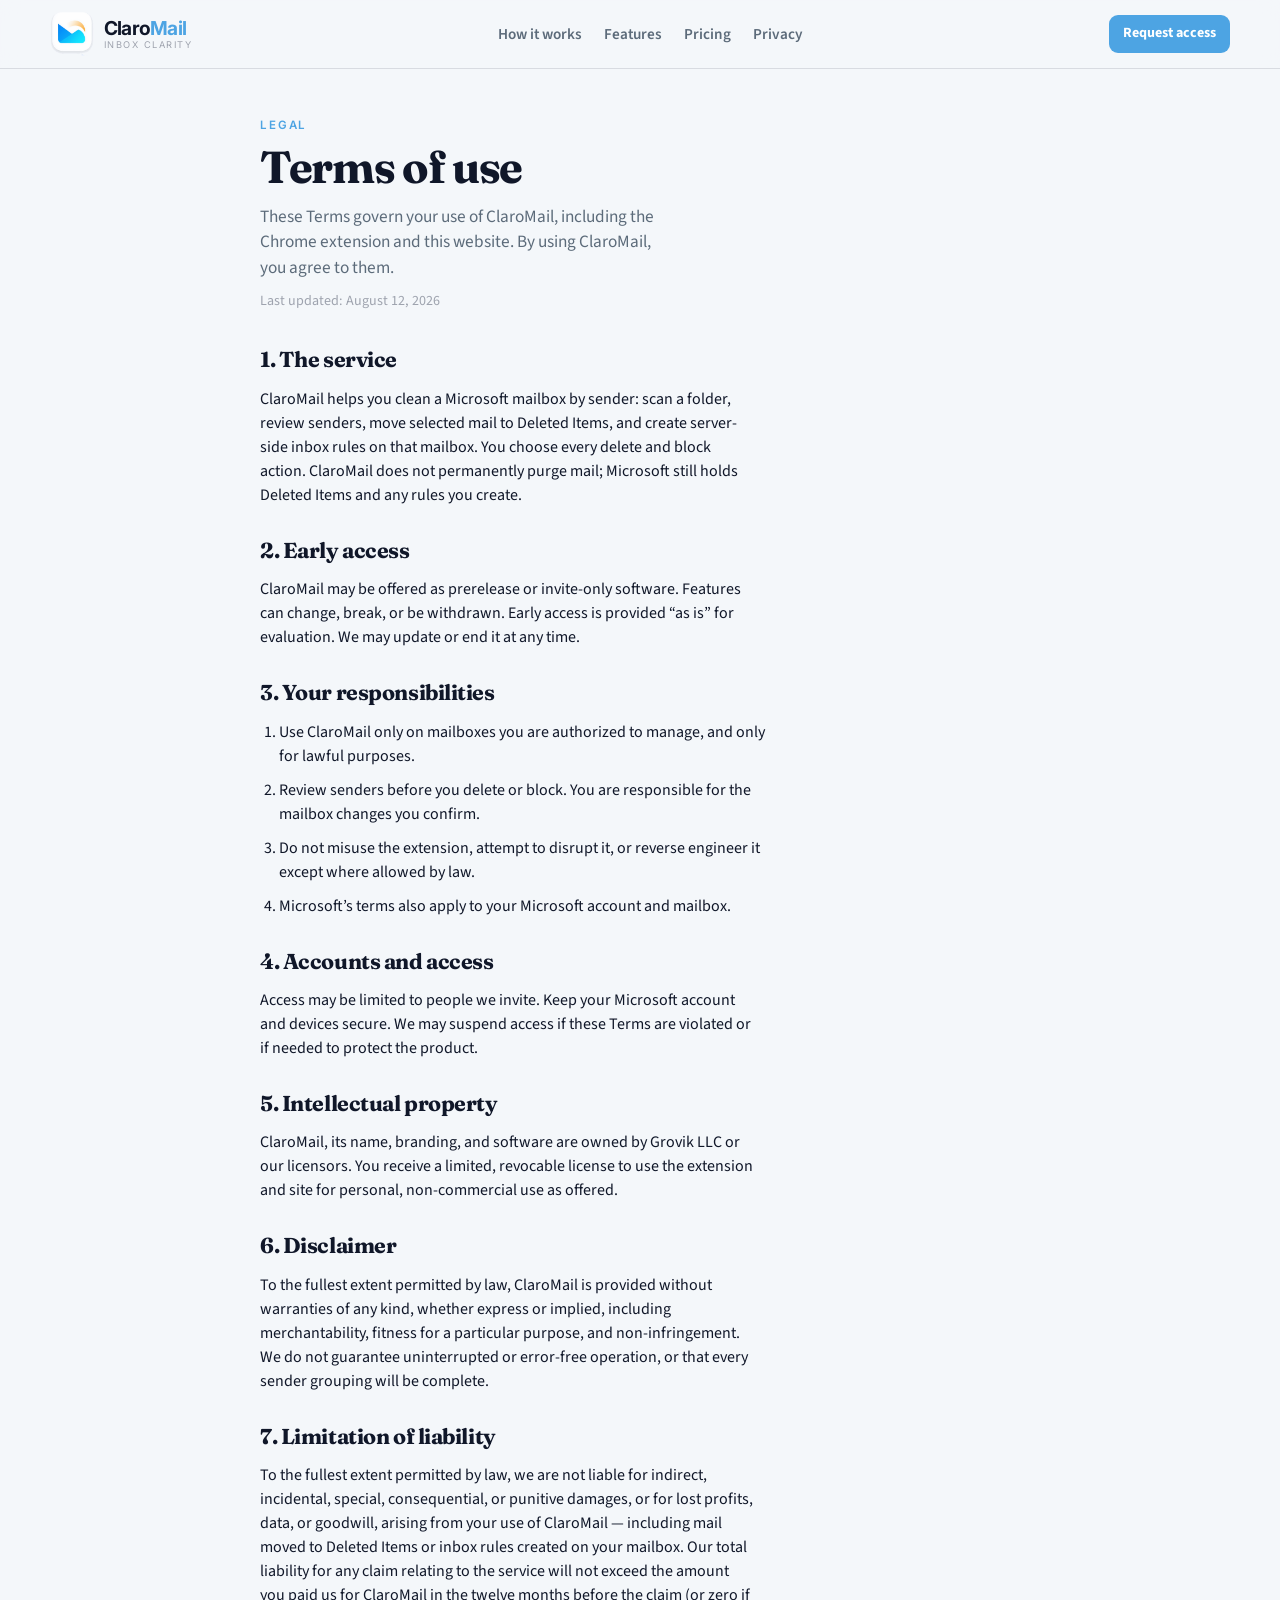
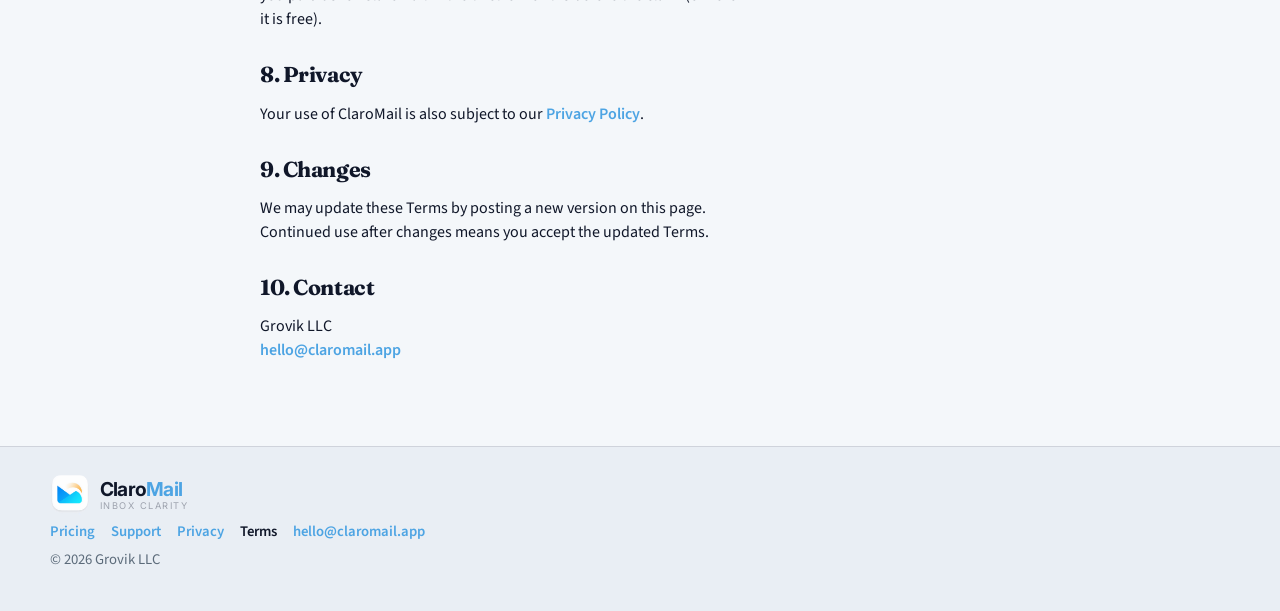
<file: terms.html>
<!DOCTYPE html>
<html lang="en">
  <head>
    <meta charset="UTF-8" />
    <meta name="viewport" content="width=device-width, initial-scale=1.0" />
    <title>Terms — ClaroMail</title>
    <meta
      name="description"
      content="Terms of use for ClaroMail, the Chrome extension that cleans a Microsoft mailbox by sender."
    />
    <link rel="canonical" href="https://claromail.app/terms" />
    <link rel="preconnect" href="https://fonts.googleapis.com" />
    <link rel="preconnect" href="https://fonts.gstatic.com" crossorigin />
    <link
      href="https://fonts.googleapis.com/css2?family=Fraunces:opsz,wght@9..144,500;9..144,700&family=Inter:wght@400;600;700&family=Source+Sans+3:wght@400;600;700&display=swap"
      rel="stylesheet"
    />
    <link rel="icon" href="images/claro-icon.png" type="image/png" />
    <link rel="stylesheet" href="styles.css" />
  </head>
  <body>
    <header class="site-nav">
      <div class="wrap nav-inner">
        <a class="brand brand--nav" href="/">
          <img
            class="brand-mark"
            src="images/claro-icon.png"
            alt=""
            width="48"
            height="48"
          />
          <span class="brand-copy">
            <span class="brand-name">Claro<span class="brand-mail">Mail</span></span>
            <span class="brand-tag">Inbox Clarity</span>
          </span>
        </a>
        <nav class="nav-links" aria-label="Primary">
          <a href="/#how">How it works</a>
          <a href="/#features">Features</a>
          <a href="pricing.html">Pricing</a>
          <a href="privacy.html">Privacy</a>
        </nav>
        <a class="nav-cta" href="mailto:hello@claromail.app">Request access</a>
      </div>
    </header>

    <main class="legal">
      <div class="wrap legal-inner">
        <p class="legal-kicker">Legal</p>
        <h1 class="legal-headline">Terms of use</h1>
        <p class="legal-lead">
          These Terms govern your use of ClaroMail, including the Chrome
          extension and this website. By using ClaroMail, you agree to them.
        </p>
        <p class="legal-updated">Last updated: August 12, 2026</p>

        <div class="legal-doc">
          <h2>1. The service</h2>
          <p>
            ClaroMail helps you clean a Microsoft mailbox by sender: scan a
            folder, review senders, move selected mail to Deleted Items, and
            create server-side inbox rules on that mailbox. You choose every
            delete and block action. ClaroMail does not permanently purge mail;
            Microsoft still holds Deleted Items and any rules you create.
          </p>

          <h2>2. Early access</h2>
          <p>
            ClaroMail may be offered as prerelease or invite-only software.
            Features can change, break, or be withdrawn. Early access is
            provided “as is” for evaluation. We may update or end it at any
            time.
          </p>

          <h2>3. Your responsibilities</h2>
          <ol>
            <li>
              Use ClaroMail only on mailboxes you are authorized to manage, and
              only for lawful purposes.
            </li>
            <li>
              Review senders before you delete or block. You are responsible
              for the mailbox changes you confirm.
            </li>
            <li>
              Do not misuse the extension, attempt to disrupt it, or reverse
              engineer it except where allowed by law.
            </li>
            <li>
              Microsoft’s terms also apply to your Microsoft account and
              mailbox.
            </li>
          </ol>

          <h2>4. Accounts and access</h2>
          <p>
            Access may be limited to people we invite. Keep your Microsoft
            account and devices secure. We may suspend access if these Terms
            are violated or if needed to protect the product.
          </p>

          <h2>5. Intellectual property</h2>
          <p>
            ClaroMail, its name, branding, and software are owned by Grovik LLC
            or our licensors. You receive a limited, revocable license to use
            the extension and site for personal, non-commercial use as offered.
          </p>

          <h2>6. Disclaimer</h2>
          <p>
            To the fullest extent permitted by law, ClaroMail is provided
            without warranties of any kind, whether express or implied,
            including merchantability, fitness for a particular purpose, and
            non-infringement. We do not guarantee uninterrupted or error-free
            operation, or that every sender grouping will be complete.
          </p>

          <h2>7. Limitation of liability</h2>
          <p>
            To the fullest extent permitted by law, we are not liable for
            indirect, incidental, special, consequential, or punitive damages,
            or for lost profits, data, or goodwill, arising from your use of
            ClaroMail — including mail moved to Deleted Items or inbox rules
            created on your mailbox. Our total liability for any claim relating
            to the service will not exceed the amount you paid us for ClaroMail
            in the twelve months before the claim (or zero if it is free).
          </p>

          <h2>8. Privacy</h2>
          <p>
            Your use of ClaroMail is also subject to our
            <a href="privacy.html">Privacy Policy</a>.
          </p>

          <h2>9. Changes</h2>
          <p>
            We may update these Terms by posting a new version on this page.
            Continued use after changes means you accept the updated Terms.
          </p>

          <h2>10. Contact</h2>
          <p>
            Grovik LLC<br />
            <a href="mailto:hello@claromail.app">hello@claromail.app</a>
          </p>
        </div>
      </div>
    </main>

    <footer class="site-footer">
      <div class="wrap footer-inner">
        <div class="brand brand--footer">
          <img
            class="brand-mark"
            src="images/claro-icon.png"
            alt=""
            width="40"
            height="40"
          />
          <span class="brand-copy">
            <span class="brand-name">Claro<span class="brand-mail">Mail</span></span>
            <span class="brand-tag">Inbox Clarity</span>
          </span>
        </div>
        <p class="footer-links">
          <a href="pricing.html">Pricing</a>
          <a href="support.html">Support</a>
          <a href="privacy.html">Privacy</a>
          <a href="terms.html" aria-current="page">Terms</a>
          <a href="mailto:hello@claromail.app">hello@claromail.app</a>
        </p>
        <p class="footer-meta">© 2026 Grovik LLC</p>
      </div>
    </footer>
  </body>
</html>
</file>
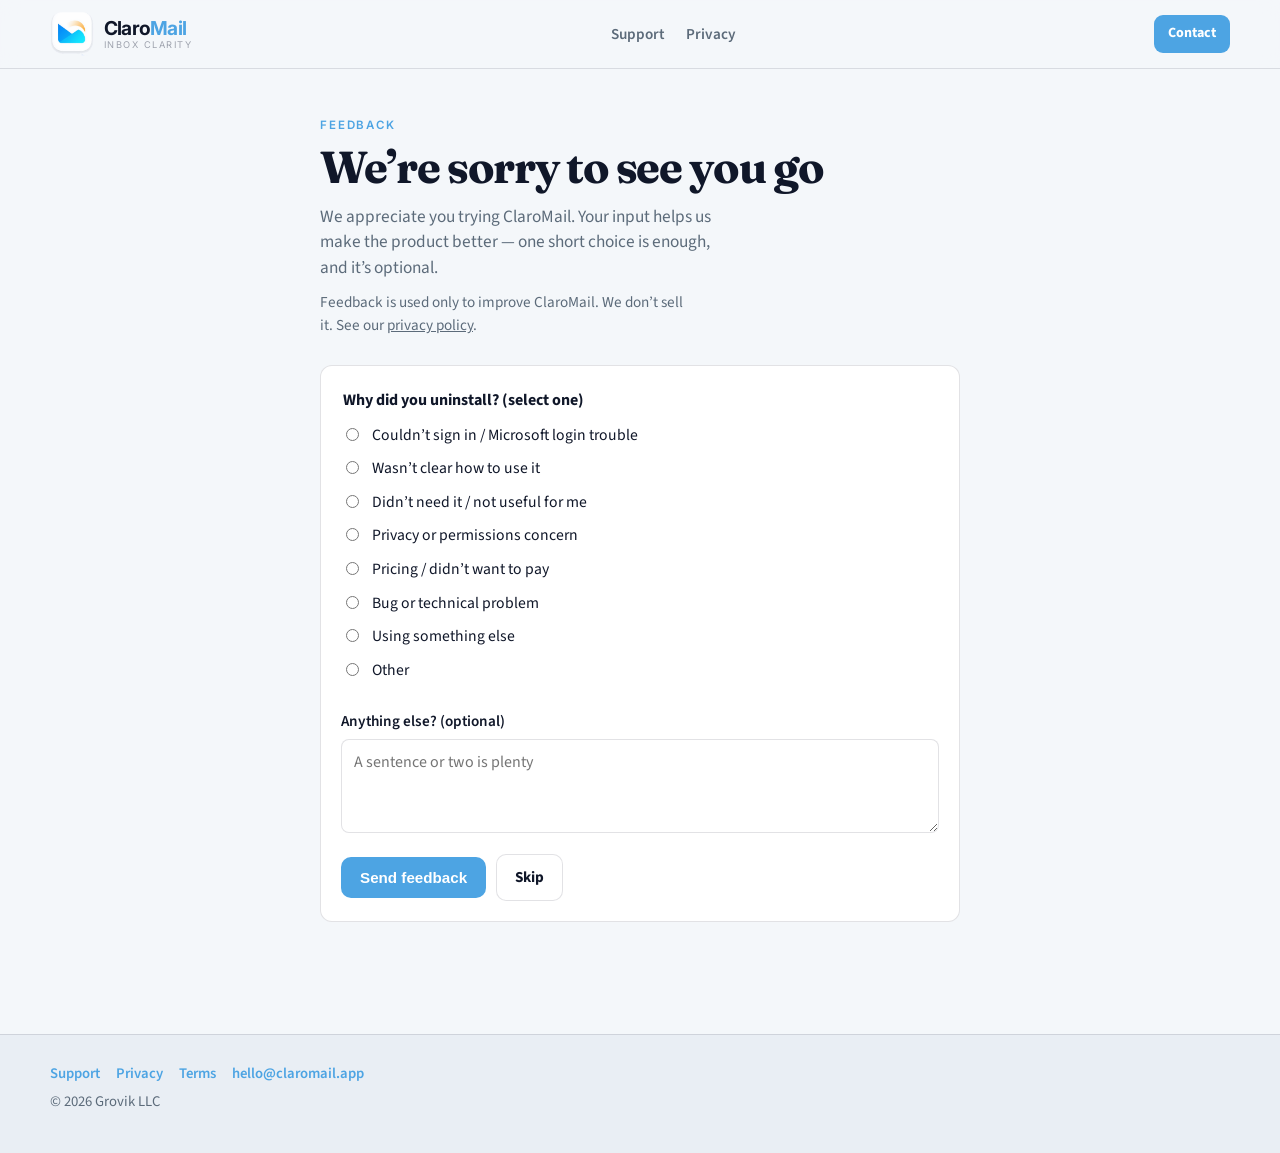
<file: uninstall.html>
<!DOCTYPE html>
<html lang="en">
  <head>
    <meta charset="UTF-8" />
    <meta name="viewport" content="width=device-width, initial-scale=1.0" />
    <title>We’re sorry to see you go — ClaroMail</title>
    <meta
      name="description"
      content="Quick optional feedback after uninstalling ClaroMail. Used only to improve the product."
    />
    <link rel="canonical" href="https://claromail.app/uninstall" />
    <meta name="robots" content="noindex" />
    <link rel="preconnect" href="https://fonts.googleapis.com" />
    <link rel="preconnect" href="https://fonts.gstatic.com" crossorigin />
    <link
      href="https://fonts.googleapis.com/css2?family=Fraunces:opsz,wght@9..144,500;9..144,700&family=Inter:wght@400;600;700&family=Source+Sans+3:wght@400;600;700&display=swap"
      rel="stylesheet"
    />
    <link rel="icon" href="images/claro-icon.png" type="image/png" />
    <link rel="stylesheet" href="styles.css" />
  </head>
  <body>
    <header class="site-nav">
      <div class="wrap nav-inner">
        <a class="brand brand--nav" href="/">
          <img
            class="brand-mark"
            src="images/claro-icon.png"
            alt=""
            width="48"
            height="48"
          />
          <span class="brand-copy">
            <span class="brand-name">Claro<span class="brand-mail">Mail</span></span>
            <span class="brand-tag">Inbox Clarity</span>
          </span>
        </a>
        <nav class="nav-links" aria-label="Primary">
          <a href="support.html">Support</a>
          <a href="privacy.html">Privacy</a>
        </nav>
        <a class="nav-cta" href="mailto:hello@claromail.app">Contact</a>
      </div>
    </header>

    <main class="legal">
      <div class="wrap legal-inner uninstall-inner">
        <p class="legal-kicker">Feedback</p>
        <h1 class="legal-headline">We’re sorry to see you go</h1>
        <p class="legal-lead">
          We appreciate you trying ClaroMail. Your input helps us make the
          product better — one short choice is enough, and it’s optional.
        </p>
        <p class="uninstall-privacy">
          Feedback is used only to improve ClaroMail. We don’t sell it. See our
          <a href="privacy.html">privacy policy</a>.
        </p>

        <form class="uninstall-form" id="uninstallForm" novalidate>
          <fieldset class="uninstall-fieldset">
            <legend class="uninstall-legend">
              Why did you uninstall? (select one)
            </legend>
            <label class="uninstall-option">
              <input type="radio" name="reason" value="sign_in_trouble" required />
              <span>Couldn’t sign in / Microsoft login trouble</span>
            </label>
            <label class="uninstall-option">
              <input type="radio" name="reason" value="unclear_how" />
              <span>Wasn’t clear how to use it</span>
            </label>
            <label class="uninstall-option">
              <input type="radio" name="reason" value="not_useful" />
              <span>Didn’t need it / not useful for me</span>
            </label>
            <label class="uninstall-option">
              <input type="radio" name="reason" value="privacy" />
              <span>Privacy or permissions concern</span>
            </label>
            <label class="uninstall-option">
              <input type="radio" name="reason" value="pricing" />
              <span>Pricing / didn’t want to pay</span>
            </label>
            <label class="uninstall-option">
              <input type="radio" name="reason" value="bug" />
              <span>Bug or technical problem</span>
            </label>
            <label class="uninstall-option">
              <input type="radio" name="reason" value="switched" />
              <span>Using something else</span>
            </label>
            <label class="uninstall-option">
              <input type="radio" name="reason" value="other" />
              <span>Other</span>
            </label>
          </fieldset>

          <label class="uninstall-comment-label" for="comment">
            Anything else? (optional)
          </label>
          <textarea
            class="uninstall-comment"
            id="comment"
            name="comment"
            rows="3"
            maxlength="500"
            placeholder="A sentence or two is plenty"
          ></textarea>

          <p class="uninstall-error" id="formError" hidden></p>

          <div class="uninstall-actions">
            <button type="submit" class="btn primary" id="submitBtn">
              Send feedback
            </button>
            <a class="btn ghost" href="/">Skip</a>
          </div>
        </form>

        <div class="uninstall-thanks" id="thanks" hidden>
          <h2 class="uninstall-thanks-title">Thank you</h2>
          <p class="legal-lead">
            We read every note. If you want to say more, email
            <a href="mailto:hello@claromail.app">hello@claromail.app</a>.
          </p>
          <p>
            <a class="btn primary" href="/">Back to ClaroMail</a>
          </p>
        </div>
      </div>
    </main>

    <footer class="site-footer">
      <div class="wrap footer-inner">
        <p class="footer-links">
          <a href="support.html">Support</a>
          <a href="privacy.html">Privacy</a>
          <a href="terms.html">Terms</a>
          <a href="mailto:hello@claromail.app">hello@claromail.app</a>
        </p>
        <p class="footer-meta">© 2026 Grovik LLC</p>
      </div>
    </footer>

    <script>
      (function () {
        var API = "https://claro-api.grovik.workers.dev";
        var params = new URLSearchParams(location.search);
        var installId = params.get("installId") || "";
        var form = document.getElementById("uninstallForm");
        var thanks = document.getElementById("thanks");
        var formError = document.getElementById("formError");
        var submitBtn = document.getElementById("submitBtn");

        function isUuid(v) {
          return /^[0-9a-f]{8}-[0-9a-f]{4}-[1-5][0-9a-f]{3}-[89ab][0-9a-f]{3}-[0-9a-f]{12}$/i.test(
            v || "",
          );
        }

        // Record uninstall when Chrome opens this page after remove.
        if (isUuid(installId)) {
          try {
            fetch(API + "/v1/anon/events", {
              method: "POST",
              headers: { "Content-Type": "application/json" },
              body: JSON.stringify({
                name: "extension_uninstalled",
                installId: installId,
                props: { source: "uninstall_page" },
              }),
              keepalive: true,
            }).catch(function () {});
          } catch (_) {}
        }

        form.addEventListener("submit", function (e) {
          e.preventDefault();
          formError.hidden = true;
          var reasonEl = form.querySelector('input[name="reason"]:checked');
          if (!reasonEl) {
            formError.textContent = "Please select one reason.";
            formError.hidden = false;
            return;
          }
          var comment = (document.getElementById("comment").value || "")
            .trim()
            .slice(0, 500);
          submitBtn.disabled = true;
          submitBtn.textContent = "Sending…";

          var body = {
            name: "uninstall_feedback",
            installId: isUuid(installId) ? installId : "",
            props: {
              reason: reasonEl.value,
              comment: comment || "",
            },
          };

          fetch(API + "/v1/anon/uninstall-feedback", {
            method: "POST",
            headers: { "Content-Type": "application/json" },
            body: JSON.stringify(body),
          })
            .then(function (res) {
              if (!res.ok) throw new Error("bad status");
              form.hidden = true;
              thanks.hidden = false;
            })
            .catch(function () {
              formError.textContent =
                "Couldn’t send just now — email hello@claromail.app if you’d like.";
              formError.hidden = false;
              submitBtn.disabled = false;
              submitBtn.textContent = "Send feedback";
            });
        });
      })();
    </script>
  </body>
</html>
</file>
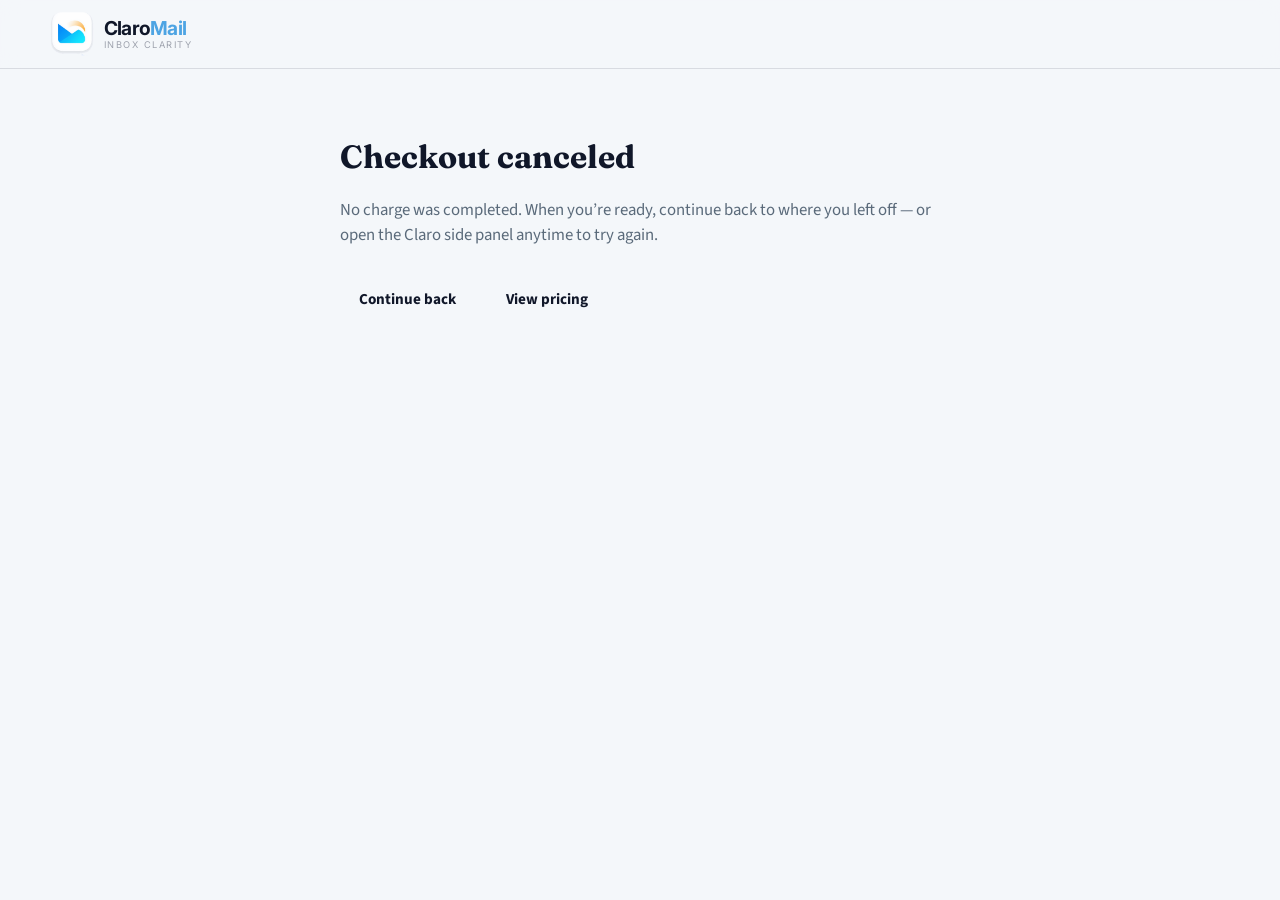
<file: checkout/cancel.html>
<!DOCTYPE html>
<html lang="en">
  <head>
    <meta charset="UTF-8" />
    <meta name="viewport" content="width=device-width, initial-scale=1.0" />
    <title>Checkout canceled — ClaroMail</title>
    <meta
      name="description"
      content="Checkout was canceled. You can return to the Claro Chrome extension anytime."
    />
    <link rel="canonical" href="https://claromail.app/checkout/cancel" />
    <meta name="robots" content="noindex" />
    <link rel="preconnect" href="https://fonts.googleapis.com" />
    <link rel="preconnect" href="https://fonts.gstatic.com" crossorigin />
    <link
      href="https://fonts.googleapis.com/css2?family=Fraunces:opsz,wght@9..144,500;9..144,700&family=Inter:wght@400;600;700&family=Source+Sans+3:wght@400;600;700&display=swap"
      rel="stylesheet"
    />
    <link rel="icon" href="/images/claro-icon.png" type="image/png" />
    <link rel="stylesheet" href="/styles.css" />
  </head>
  <body>
    <header class="site-nav">
      <div class="wrap nav-inner">
        <a class="brand brand--nav" href="/">
          <img
            class="brand-mark"
            src="/images/claro-icon.png"
            alt=""
            width="48"
            height="48"
          />
          <span class="brand-copy">
            <span class="brand-name"
              >Claro<span class="brand-mail">Mail</span></span
            >
            <span class="brand-tag">Inbox Clarity</span>
          </span>
        </a>
      </div>
    </header>

    <main class="wrap" style="padding: 64px 20px 80px; max-width: 640px">
      <h1 style="font-family: Fraunces, Georgia, serif; margin: 0 0 12px">
        Checkout canceled
      </h1>
      <p style="font-size: 1.05rem; line-height: 1.5; color: #5a6a7a">
        No charge was completed. When you’re ready, continue back to where you
        left off — or open the Claro side panel anytime to try again.
      </p>
      <p style="margin-top: 28px; display: flex; flex-wrap: wrap; gap: 12px">
        <a class="btn btn-primary" href="#" id="claro-continue-back"
          >Continue back</a
        >
        <a class="btn" href="/pricing">View pricing</a>
      </p>
    </main>
  </body>
</html>
</file>
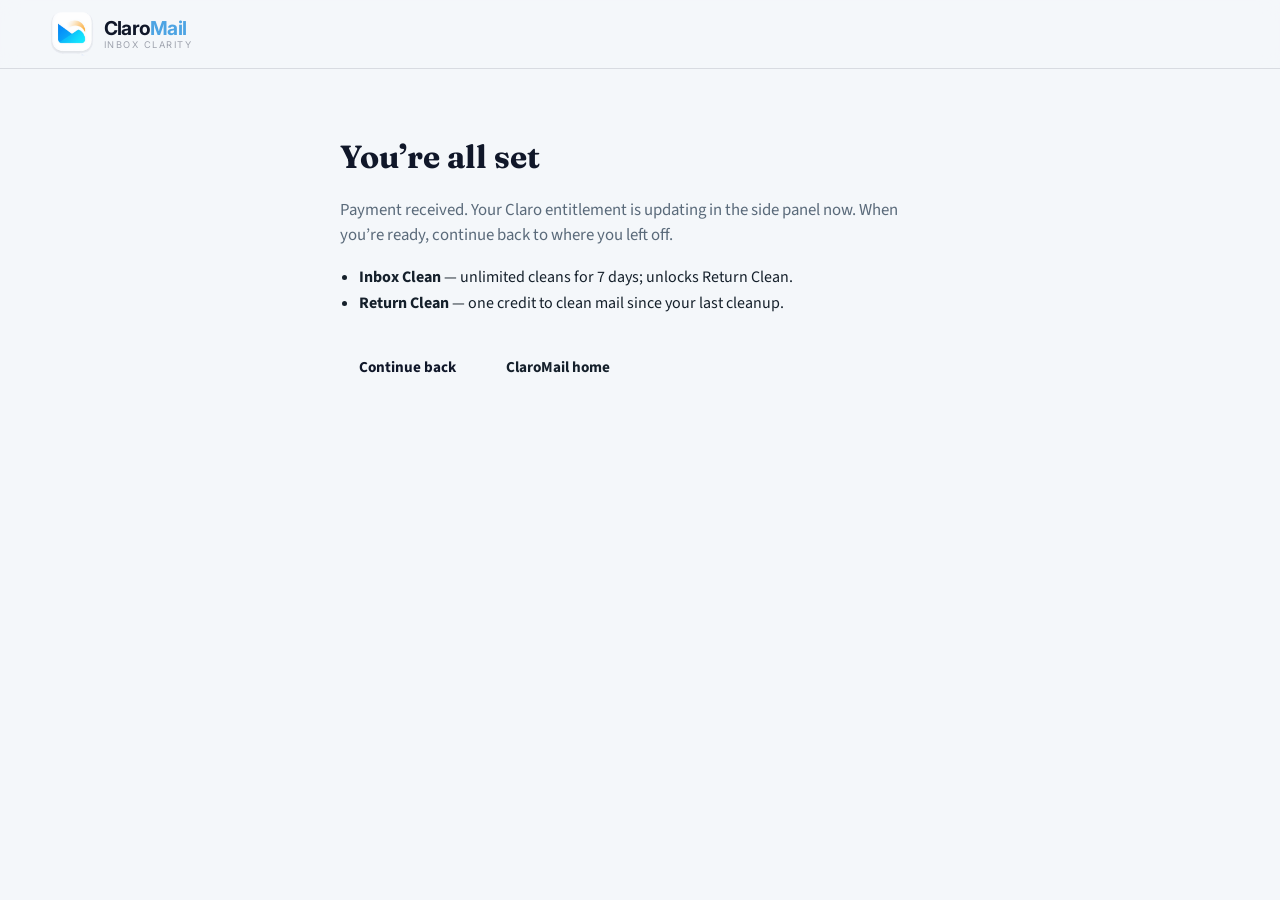
<file: checkout/success.html>
<!DOCTYPE html>
<html lang="en">
  <head>
    <meta charset="UTF-8" />
    <meta name="viewport" content="width=device-width, initial-scale=1.0" />
    <title>Payment received — ClaroMail</title>
    <meta
      name="description"
      content="Your Claro purchase completed. Return to the Claro Chrome extension to continue."
    />
    <link rel="canonical" href="https://claromail.app/checkout/success" />
    <meta name="robots" content="noindex" />
    <link rel="preconnect" href="https://fonts.googleapis.com" />
    <link rel="preconnect" href="https://fonts.gstatic.com" crossorigin />
    <link
      href="https://fonts.googleapis.com/css2?family=Fraunces:opsz,wght@9..144,500;9..144,700&family=Inter:wght@400;600;700&family=Source+Sans+3:wght@400;600;700&display=swap"
      rel="stylesheet"
    />
    <link rel="icon" href="/images/claro-icon.png" type="image/png" />
    <link rel="stylesheet" href="/styles.css" />
  </head>
  <body>
    <header class="site-nav">
      <div class="wrap nav-inner">
        <a class="brand brand--nav" href="/">
          <img
            class="brand-mark"
            src="/images/claro-icon.png"
            alt=""
            width="48"
            height="48"
          />
          <span class="brand-copy">
            <span class="brand-name"
              >Claro<span class="brand-mail">Mail</span></span
            >
            <span class="brand-tag">Inbox Clarity</span>
          </span>
        </a>
      </div>
    </header>

    <main class="wrap" style="padding: 64px 20px 80px; max-width: 640px">
      <h1 style="font-family: Fraunces, Georgia, serif; margin: 0 0 12px">
        You’re all set
      </h1>
      <p style="font-size: 1.05rem; line-height: 1.5; color: #5a6a7a">
        Payment received. Your Claro entitlement is updating in the side panel
        now. When you’re ready, continue back to where you left off.
      </p>
      <ul style="line-height: 1.6; color: #15202b; padding-left: 1.2rem">
        <li>
          <strong>Inbox Clean</strong> — unlimited cleans for 7 days; unlocks
          Return Clean.
        </li>
        <li>
          <strong>Return Clean</strong> — one credit to clean mail since your
          last cleanup.
        </li>
      </ul>
      <p style="margin-top: 28px; display: flex; flex-wrap: wrap; gap: 12px">
        <a class="btn btn-primary" href="#" id="claro-continue-back"
          >Continue back</a
        >
        <a class="btn" href="/" style="background: transparent; color: #15202b"
          >ClaroMail home</a
        >
      </p>
    </main>
  </body>
</html>
</file>
<file: styles.css>
:root {
  --ink: #101729;
  --muted: #5c6b7a;
  --paper: #f4f7fa;
  --accent: #4da4e3;
  --accent-deep: #2b86c9;
  --mail: #4da4e3;
  --tag: #9ea3ae;
  --line: rgba(16, 23, 41, 0.12);
  --panel: #ffffff;
  --font-display: "Fraunces", Georgia, serif;
  --font-brand: "Inter", "Segoe UI", sans-serif;
  --font-body: "Source Sans 3", "Segoe UI", sans-serif;
  --site-chrome-max: 1180px;
  --site-chrome-pad-x: clamp(1.25rem, 3.5vw, 2.25rem);
  --nav-height: 68px;
}

* {
  box-sizing: border-box;
}

html {
  scroll-behavior: smooth;
  scroll-padding-top: calc(var(--nav-height) + 12px);
}

body {
  margin: 0;
  color: var(--ink);
  font-family: var(--font-body);
  background: var(--paper);
  line-height: 1.5;
}

a {
  color: inherit;
}

.wrap {
  width: min(100% - 2 * var(--site-chrome-pad-x), var(--site-chrome-max));
  margin-inline: auto;
}

.site-nav {
  position: sticky;
  top: 0;
  z-index: 10;
  background: rgba(244, 247, 250, 0.9);
  backdrop-filter: blur(10px);
  border-bottom: 1px solid var(--line);
}

.nav-inner {
  display: grid;
  grid-template-columns: auto 1fr auto;
  align-items: center;
  gap: 16px 24px;
  min-height: var(--nav-height);
}

.brand {
  display: flex;
  align-items: center;
  gap: 10px;
  min-width: 0;
  text-decoration: none;
  color: inherit;
}

.brand-mark {
  display: block;
  flex-shrink: 0;
  width: 44px;
  height: 44px;
  object-fit: contain;
  border-radius: 10px;
}

.brand-copy {
  display: flex;
  flex-direction: column;
  justify-content: center;
  gap: 2px;
  min-width: 0;
  line-height: 1;
}

.brand-name {
  font-family: var(--font-brand);
  font-weight: 700;
  font-size: 1.2rem;
  letter-spacing: -0.04em;
  color: var(--ink);
  white-space: nowrap;
}

.brand-mail {
  color: var(--mail);
}

.brand-tag {
  font-family: var(--font-brand);
  font-size: 0.58rem;
  font-weight: 400;
  letter-spacing: 0.16em;
  text-transform: uppercase;
  color: var(--tag);
}

.brand--hero {
  gap: 12px;
  margin-bottom: 14px;
  animation: rise 0.8s ease both;
}

.brand--hero .brand-mark {
  width: 58px;
  height: 58px;
  border-radius: 14px;
}

.brand--hero .brand-name {
  font-size: clamp(1.7rem, 3.5vw, 2.25rem);
}

.brand--hero .brand-tag {
  font-size: 0.64rem;
  letter-spacing: 0.2em;
  margin-top: 3px;
}

.brand--footer .brand-mark {
  width: 40px;
  height: 40px;
}

.nav-links {
  display: flex;
  justify-content: center;
  gap: 22px;
  font-size: 0.95rem;
  font-weight: 600;
}

.nav-links a {
  text-decoration: none;
  color: var(--muted);
}

.nav-links a:hover {
  color: var(--ink);
}

.nav-cta {
  display: inline-flex;
  align-items: center;
  justify-content: center;
  padding: 8px 14px;
  border-radius: 9px;
  background: var(--accent);
  color: #fff;
  font-weight: 700;
  font-size: 0.88rem;
  text-decoration: none;
  white-space: nowrap;
}

.nav-cta:hover {
  background: var(--accent-deep);
}

/* —— Hero: one composition —— */
.hero {
  position: relative;
  overflow: hidden;
}

.hero-atmosphere {
  position: absolute;
  inset: 0;
  background:
    radial-gradient(ellipse 65% 55% at 12% 18%, #d4e7f8 0%, transparent 58%),
    radial-gradient(ellipse 50% 48% at 88% 62%, #bdd8f1 0%, transparent 52%),
    radial-gradient(ellipse 40% 35% at 55% 100%, #cfe0ef 0%, transparent 60%),
    linear-gradient(165deg, #eef3f8 0%, #e2ebf4 45%, #d5e3f0 100%);
  z-index: 0;
}

.hero-grid {
  position: absolute;
  inset: 0;
  z-index: 0;
  opacity: 0.35;
  background-image:
    linear-gradient(rgba(16, 32, 51, 0.04) 1px, transparent 1px),
    linear-gradient(90deg, rgba(16, 32, 51, 0.04) 1px, transparent 1px);
  background-size: 48px 48px;
  mask-image: linear-gradient(180deg, #000 30%, transparent 95%);
}

.hero-inner {
  position: relative;
  z-index: 1;
  display: grid;
  grid-template-columns: minmax(0, 1.1fr) minmax(300px, 0.95fr);
  align-items: center;
  gap: clamp(28px, 4vw, 56px);
  padding: 28px 0 40px;
  min-height: min(78vh, 680px);
}

.hero-copy,
.hero-visual {
  position: relative;
  z-index: 1;
}

.hero-headline {
  margin: 0 0 12px;
  max-width: 18ch;
  font-family: var(--font-display);
  font-size: clamp(1.7rem, 3.4vw, 2.35rem);
  font-weight: 500;
  letter-spacing: -0.02em;
  line-height: 1.12;
  animation: rise 0.8s ease 0.08s both;
}

.hero-support {
  margin: 0 0 12px;
  max-width: 40ch;
  color: var(--muted);
  font-size: 1.06rem;
  animation: rise 0.8s ease 0.16s both;
}

.hero-trust {
  margin: 0 0 20px;
  max-width: 42ch;
  color: var(--ink);
  font-size: 0.95rem;
  font-weight: 600;
  line-height: 1.4;
  animation: rise 0.8s ease 0.2s both;
}

.hero-cta {
  display: flex;
  flex-wrap: wrap;
  gap: 10px;
  animation: rise 0.8s ease 0.24s both;
}

.btn {
  display: inline-flex;
  align-items: center;
  justify-content: center;
  padding: 11px 18px;
  border-radius: 10px;
  font-weight: 700;
  font-size: 0.95rem;
  text-decoration: none;
  border: 1px solid transparent;
  transition: transform 0.15s ease, background 0.15s ease, border-color 0.15s ease;
}

.btn.primary {
  background: var(--accent);
  color: #fff;
}

.btn.primary:hover {
  background: var(--accent-deep);
  transform: translateY(-1px);
}

.btn.ghost {
  background: rgba(255, 255, 255, 0.55);
  border-color: var(--line);
  color: var(--ink);
}

.btn.ghost:hover {
  background: #fff;
  transform: translateY(-1px);
}

.hero-visual {
  display: flex;
  justify-content: center;
  animation: drift-in 1s ease 0.2s both;
}

.panel-stage {
  width: min(100%, 400px);
  padding: 18px 18px 20px;
  border-radius: 18px 18px 14px 14px;
  background: linear-gradient(180deg, #ffffff 0%, #f7fafc 100%);
  border: 1px solid rgba(16, 32, 51, 0.1);
  box-shadow:
    0 1px 2px rgba(16, 32, 51, 0.05),
    0 28px 60px rgba(16, 32, 51, 0.12);
}

.panel-chrome {
  display: flex;
  gap: 6px;
  margin-bottom: 14px;
}

.panel-chrome span {
  width: 9px;
  height: 9px;
  border-radius: 50%;
  background: #d5dde5;
}

.panel-brand {
  margin: 0 0 10px;
  font-family: var(--font-brand);
  font-size: 1.35rem;
  font-weight: 700;
  letter-spacing: -0.04em;
}

.panel-brand span {
  color: var(--mail);
}

.panel-account {
  display: flex;
  align-items: center;
  gap: 8px;
  margin: 0 0 14px;
  padding: 8px 10px;
  border-radius: 9px;
  background: #eef4fa;
  color: var(--muted);
  font-size: 0.82rem;
  font-weight: 600;
  transition: color 0.25s ease, background 0.25s ease;
}

.panel-account-dot {
  width: 8px;
  height: 8px;
  border-radius: 50%;
  flex-shrink: 0;
  background: #c5d0db;
  transition: background 0.25s ease, box-shadow 0.25s ease;
}

.panel-stage[data-stage="connect"] .panel-account-dot {
  animation: account-pulse 1.2s ease-in-out infinite;
}

.panel-stage:not([data-stage="connect"]) .panel-account {
  color: var(--ink);
  background: #e7f3fc;
}

.panel-stage:not([data-stage="connect"]) .panel-account-dot {
  background: #2f9e5b;
  box-shadow: 0 0 0 3px rgba(47, 158, 91, 0.18);
}

.panel-steps {
  list-style: none;
  margin: 0 0 14px;
  padding: 0;
  display: grid;
  gap: 6px;
  font-size: 0.88rem;
  color: var(--muted);
}

.panel-steps li {
  display: flex;
  align-items: center;
  gap: 8px;
  transition: color 0.25s ease, font-weight 0.25s ease;
}

.panel-steps span {
  width: 22px;
  height: 22px;
  border-radius: 50%;
  display: inline-grid;
  place-items: center;
  font-size: 0.72rem;
  font-weight: 700;
  background: #e8eef4;
  color: var(--muted);
  transition: background 0.25s ease, color 0.25s ease;
}

.panel-stage[data-stage="connect"] [data-step="connect"],
.panel-stage[data-stage="scan"] [data-step="scan"],
.panel-stage[data-stage="review"] [data-step="review"],
.panel-stage[data-stage="clean"] [data-step="review"],
.panel-stage[data-stage="block"] [data-step="review"] {
  color: var(--ink);
  font-weight: 700;
}

.panel-stage[data-stage="connect"] [data-step="connect"] span,
.panel-stage[data-stage="scan"] [data-step="scan"] span,
.panel-stage[data-stage="review"] [data-step="review"] span,
.panel-stage[data-stage="clean"] [data-step="review"] span,
.panel-stage[data-stage="block"] [data-step="review"] span {
  background: var(--accent);
  color: #fff;
}

.panel-stage[data-stage="scan"] [data-step="connect"],
.panel-stage[data-stage="review"] [data-step="connect"],
.panel-stage[data-stage="review"] [data-step="scan"],
.panel-stage[data-stage="clean"] [data-step="connect"],
.panel-stage[data-stage="clean"] [data-step="scan"],
.panel-stage[data-stage="block"] [data-step="connect"],
.panel-stage[data-stage="block"] [data-step="scan"] {
  color: var(--muted);
}

.panel-stage[data-stage="scan"] [data-step="connect"] span,
.panel-stage[data-stage="review"] [data-step="connect"] span,
.panel-stage[data-stage="review"] [data-step="scan"] span,
.panel-stage[data-stage="clean"] [data-step="connect"] span,
.panel-stage[data-stage="clean"] [data-step="scan"] span,
.panel-stage[data-stage="block"] [data-step="connect"] span,
.panel-stage[data-stage="block"] [data-step="scan"] span {
  background: #dcecfc;
  color: var(--accent);
}

.panel-rows {
  display: grid;
  gap: 8px;
  min-height: 128px;
}

.row {
  display: flex;
  justify-content: space-between;
  gap: 12px;
  padding: 10px 12px;
  border-radius: 10px;
  background: #f0f5fa;
  font-size: 0.88rem;
  opacity: 0;
  transform: translateY(8px);
  transition:
    opacity 0.35s ease,
    transform 0.35s ease,
    background 0.25s ease,
    box-shadow 0.25s ease;
}

.panel-stage[data-stage="scan"] .row,
.panel-stage[data-stage="review"] .row,
.panel-stage[data-stage="clean"] .row,
.panel-stage[data-stage="block"] .row {
  opacity: 1;
  transform: translateY(0);
}

.panel-stage[data-stage="scan"] .r1 {
  transition-delay: 0.05s;
}
.panel-stage[data-stage="scan"] .r2 {
  transition-delay: 0.18s;
}
.panel-stage[data-stage="scan"] .r3 {
  transition-delay: 0.3s;
}

.panel-stage[data-stage="review"] .r1,
.panel-stage[data-stage="clean"] .r1,
.panel-stage[data-stage="block"] .r1 {
  background: #e7f3fc;
  box-shadow: inset 0 0 0 1px rgba(77, 164, 227, 0.45);
}

.panel-stage[data-stage="clean"] .r1,
.panel-stage[data-stage="block"] .r1 {
  opacity: 0;
  transform: translateX(18px);
  pointer-events: none;
}

.row strong {
  font-weight: 600;
}

.row em {
  font-style: normal;
  color: var(--muted);
  font-variant-numeric: tabular-nums;
}

.panel-toast {
  min-height: 1.2em;
  margin: 12px 0 0;
  color: var(--accent-deep);
  font-size: 0.8rem;
  font-weight: 700;
  letter-spacing: 0.01em;
  opacity: 0;
  transform: translateY(4px);
  transition: opacity 0.3s ease, transform 0.3s ease, color 0.25s ease;
}

.panel-stage[data-stage="scan"] .panel-toast,
.panel-stage[data-stage="review"] .panel-toast,
.panel-stage[data-stage="clean"] .panel-toast,
.panel-stage[data-stage="block"] .panel-toast {
  opacity: 1;
  transform: translateY(0);
}

.panel-stage[data-stage="clean"] .panel-toast,
.panel-stage[data-stage="block"] .panel-toast {
  color: #1f7a45;
}

@keyframes rise {
  from {
    opacity: 0;
    transform: translateY(14px);
  }
  to {
    opacity: 1;
    transform: translateY(0);
  }
}

@keyframes drift-in {
  from {
    opacity: 0;
    transform: translateX(24px) translateY(8px);
  }
  to {
    opacity: 1;
    transform: translateX(0) translateY(0);
  }
}

@keyframes account-pulse {
  0%,
  100% {
    opacity: 1;
  }
  50% {
    opacity: 0.35;
  }
}

/* —— Sections —— */
.section {
  padding: 56px 0;
}

.section h2 {
  margin: 0 0 10px;
  font-family: var(--font-display);
  font-size: clamp(1.8rem, 3vw, 2.4rem);
  letter-spacing: -0.03em;
  font-weight: 700;
}

.section-lead {
  margin: 0;
  max-width: 42ch;
  color: var(--muted);
  font-size: 1.08rem;
}

.flow {
  list-style: none;
  margin: 28px 0 0;
  padding: 0;
  display: grid;
  gap: 22px;
}

.flow li {
  display: grid;
  gap: 4px;
  padding-top: 18px;
  border-top: 1px solid var(--line);
}

.flow strong {
  font-family: var(--font-display);
  font-size: 1.25rem;
  letter-spacing: -0.02em;
}

.flow span {
  color: var(--muted);
  max-width: 52ch;
}

.feature-list {
  list-style: none;
  margin: 28px 0 0;
  padding: 0;
  display: grid;
  gap: 0;
}

.feature-list > li {
  display: grid;
  grid-template-columns: minmax(0, 1fr) minmax(240px, 320px);
  gap: 28px 40px;
  align-items: center;
  padding: 28px 0;
  border-top: 1px solid var(--line);
}

.feature-list > li:last-child {
  border-bottom: 1px solid var(--line);
}

.feature-copy {
  display: grid;
  gap: 6px;
}

.feature-copy strong {
  font-family: var(--font-display);
  font-size: 1.3rem;
  letter-spacing: -0.02em;
}

.feature-copy span {
  color: var(--muted);
  max-width: 42ch;
  font-size: 1.02rem;
}

.feature-mock {
  min-width: 0;
}

.fm-panel {
  padding: 14px 14px 16px;
  border-radius: 14px;
  background: linear-gradient(180deg, #ffffff 0%, #f7fafc 100%);
  border: 1px solid rgba(16, 32, 51, 0.1);
  box-shadow:
    0 1px 2px rgba(16, 32, 51, 0.04),
    0 16px 36px rgba(16, 32, 51, 0.08);
}

.fm-chrome {
  display: flex;
  gap: 5px;
  margin-bottom: 10px;
}

.fm-chrome span {
  width: 7px;
  height: 7px;
  border-radius: 50%;
  background: #d5dde5;
}

.fm-brand {
  margin: 0 0 8px;
  font-family: var(--font-brand);
  font-size: 1.05rem;
  font-weight: 700;
  letter-spacing: -0.04em;
}

.fm-brand span {
  color: var(--mail);
}

.fm-account {
  display: flex;
  align-items: center;
  gap: 7px;
  margin: 0 0 10px;
  padding: 7px 9px;
  border-radius: 8px;
  background: #e7f3fc;
  font-size: 0.75rem;
  font-weight: 600;
}

.fm-dot {
  width: 7px;
  height: 7px;
  border-radius: 50%;
  background: #c5d0db;
}

.fm-dot.is-on {
  background: #2f9e5b;
  box-shadow: 0 0 0 3px rgba(47, 158, 91, 0.16);
}

.fm-nav {
  list-style: none;
  margin: 0;
  padding: 0;
  display: grid;
  gap: 4px;
  font-size: 0.78rem;
  color: var(--muted);
}

.fm-nav li {
  display: block;
  padding: 5px 8px;
  border: 0;
  border-radius: 7px;
  background: transparent;
}

.fm-nav .is-on {
  background: #e7f3fc;
  color: var(--ink);
  font-weight: 700;
}

.fm-title {
  margin: 0 0 10px;
  font-family: var(--font-brand);
  font-size: 0.92rem;
  font-weight: 700;
  letter-spacing: -0.02em;
}

.fm-pipeline {
  list-style: none;
  margin: 0;
  padding: 0;
  display: grid;
  gap: 5px;
  font-size: 0.78rem;
  color: var(--muted);
}

.fm-pipeline li {
  display: flex;
  align-items: center;
  gap: 7px;
  padding: 0;
  border: 0;
}

.fm-pipeline span {
  width: 18px;
  height: 18px;
  border-radius: 50%;
  display: inline-grid;
  place-items: center;
  font-size: 0.62rem;
  font-weight: 700;
  background: #e8eef4;
  color: var(--muted);
}

.fm-pipeline .is-done span {
  background: #dcecfc;
  color: var(--accent);
}

.fm-pipeline .is-active {
  color: var(--ink);
  font-weight: 700;
}

.fm-pipeline .is-active span {
  background: var(--accent);
  color: #fff;
}

.fm-actions {
  display: flex;
  flex-wrap: wrap;
  gap: 5px;
  margin-bottom: 10px;
}

.fm-actions span {
  padding: 4px 8px;
  border-radius: 7px;
  background: #eef3f8;
  color: var(--muted);
  font-size: 0.68rem;
  font-weight: 700;
}

.fm-actions .is-primary {
  background: var(--accent);
  color: #fff;
}

.fm-rows {
  display: grid;
  gap: 6px;
}

.fm-row {
  display: flex;
  justify-content: space-between;
  gap: 10px;
  padding: 8px 10px;
  border-radius: 8px;
  background: #f0f5fa;
  font-size: 0.78rem;
}

.fm-row strong {
  font-weight: 600;
}

.fm-row em {
  font-style: normal;
  color: var(--muted);
  font-variant-numeric: tabular-nums;
}

.fm-row.is-selected {
  background: #e7f3fc;
  box-shadow: inset 0 0 0 1px rgba(77, 164, 227, 0.4);
}

.fm-soft {
  display: grid;
  gap: 10px;
}

.fm-row.is-leaving {
  opacity: 0.45;
  transform: translateX(6px);
  text-decoration: line-through;
  text-decoration-color: rgba(16, 23, 41, 0.35);
}

.fm-tray {
  display: flex;
  justify-content: space-between;
  align-items: center;
  gap: 10px;
  padding: 10px 12px;
  border-radius: 8px;
  border: 1px dashed rgba(16, 32, 51, 0.22);
  background: #f7fafc;
  font-size: 0.78rem;
  font-weight: 700;
}

.fm-tray em {
  font-style: normal;
  color: #1f7a45;
  font-weight: 700;
}

.fm-rule {
  display: grid;
  gap: 6px;
  padding: 12px;
  border-radius: 10px;
  background: #e7f3fc;
  border: 1px solid rgba(77, 164, 227, 0.28);
}

.fm-rule strong {
  font-size: 0.86rem;
}

.fm-rule span {
  color: var(--muted);
  font-size: 0.76rem;
  line-height: 1.35;
}

.fm-rule em {
  font-style: normal;
  color: #1f7a45;
  font-size: 0.72rem;
  font-weight: 700;
}

.fm-keep {
  list-style: none;
  margin: 0;
  padding: 0;
  display: grid;
  gap: 6px;
}

.fm-keep li {
  display: flex;
  justify-content: space-between;
  align-items: center;
  gap: 10px;
  padding: 8px 10px;
  border: 0;
  border-radius: 8px;
  background: #f0f5fa;
  font-size: 0.78rem;
}

.fm-keep strong {
  font-weight: 600;
}

.fm-keep span {
  color: var(--muted);
  font-size: 0.68rem;
  font-weight: 600;
  text-transform: uppercase;
  letter-spacing: 0.06em;
}

.fm-search {
  margin: 0 0 10px;
  padding: 8px 10px;
  border-radius: 8px;
  background: #eef3f8;
  color: var(--tag);
  font-size: 0.76rem;
}

.fm-note {
  margin: 10px 0 0;
  color: var(--accent-deep);
  font-size: 0.72rem;
  font-weight: 700;
}

.fm-note.is-ok {
  color: #1f7a45;
}

@media (max-width: 860px) {
  .feature-list > li {
    grid-template-columns: 1fr;
    gap: 16px;
    align-items: stretch;
  }

  .feature-mock {
    max-width: 360px;
  }

  .offer-strip-tiers,
  .price-grid {
    grid-template-columns: 1fr;
  }

  .price-grid {
    max-width: 420px;
  }
}

.section-privacy {
  padding-top: 24px;
  padding-bottom: 88px;
}

.privacy-points {
  list-style: none;
  margin: 28px 0 0;
  padding: 0;
  display: grid;
  gap: 0;
}

.privacy-points li {
  display: grid;
  gap: 4px;
  padding: 18px 0;
  border-top: 1px solid var(--line);
}

.privacy-points li:last-child {
  border-bottom: 1px solid var(--line);
}

.privacy-points strong {
  font-family: var(--font-display);
  font-size: 1.2rem;
  letter-spacing: -0.02em;
}

.privacy-points span {
  color: var(--muted);
  max-width: 54ch;
}

.privacy-more {
  margin: 22px 0 0;
}

.privacy-more a {
  color: var(--accent);
  font-weight: 700;
  text-decoration: none;
}

.privacy-more a:hover {
  text-decoration: underline;
}

/* —— Promo video —— */
.section-video {
  padding-top: 64px;
  padding-bottom: 64px;
}

.video-inner {
  max-width: 1040px;
  text-align: center;
}

.video-kicker {
  margin: 0 0 10px;
  font-family: var(--font-brand);
  font-size: 0.72rem;
  font-weight: 700;
  letter-spacing: 0.16em;
  text-transform: uppercase;
  color: var(--mail);
}

.section-video h2 {
  margin-left: auto;
  margin-right: auto;
  max-width: 22ch;
}

.video-lead {
  margin-left: auto;
  margin-right: auto;
  max-width: 48ch;
}

.video-frame {
  position: relative;
  width: 100%;
  max-width: 1040px;
  margin: 28px auto 0;
  aspect-ratio: 16 / 9;
  overflow: hidden;
  border-radius: 16px;
  background: #0f1720;
  border: 1px solid rgba(16, 32, 51, 0.1);
  box-shadow:
    0 1px 2px rgba(16, 32, 51, 0.04),
    0 18px 40px rgba(16, 32, 51, 0.1);
}

.video-frame iframe {
  position: absolute;
  inset: 0;
  width: 100%;
  height: 100%;
  border: 0;
  display: block;
}

@media (max-width: 640px) {
  .section-video {
    padding-top: 48px;
    padding-bottom: 48px;
  }

  .video-frame {
    margin-top: 22px;
    border-radius: 14px;
  }
}

/* —— Offer strip (home) —— */
.offer-strip {
  position: relative;
  padding: 36px 0;
  border-block: 1px solid var(--line);
  background: linear-gradient(180deg, #eaf2f9 0%, #e3edf6 100%);
}

.offer-strip-inner {
  display: grid;
  gap: 22px;
  justify-items: start;
}

.offer-strip-lead {
  margin: 0;
  max-width: 46ch;
  font-family: var(--font-display);
  font-size: clamp(1.25rem, 2.4vw, 1.55rem);
  font-weight: 700;
  letter-spacing: -0.02em;
  line-height: 1.25;
}

.offer-strip-tiers {
  list-style: none;
  margin: 0;
  padding: 0;
  display: grid;
  grid-template-columns: repeat(3, minmax(0, 1fr));
  gap: 12px;
  width: 100%;
}

.offer-strip-tiers li {
  display: grid;
  gap: 2px;
  padding: 14px 16px;
  border-radius: 12px;
  background: rgba(255, 255, 255, 0.72);
  border: 1px solid rgba(16, 32, 51, 0.08);
}

.offer-tier-name {
  font-size: 0.78rem;
  font-weight: 700;
  letter-spacing: 0.04em;
  text-transform: uppercase;
  color: var(--muted);
}

.offer-tier-price {
  font-family: var(--font-display);
  font-size: 1.45rem;
  font-weight: 700;
  letter-spacing: -0.03em;
}

.offer-tier-note {
  color: var(--muted);
  font-size: 0.88rem;
}

/* —— Pricing page —— */
.pricing {
  padding: 48px 0 72px;
}

.pricing-inner {
  max-width: 1100px;
}

.price-grid {
  display: grid;
  grid-template-columns: repeat(3, minmax(0, 1fr));
  gap: 16px;
  margin: 36px 0 18px;
  align-items: stretch;
}

.price-plan {
  display: grid;
  grid-template-rows: auto auto auto auto auto 1fr auto;
  gap: 0;
  padding: 22px 20px 20px;
  border-radius: 16px;
  background: #fff;
  border: 1px solid var(--line);
}

.price-plan.is-featured {
  border-color: rgba(77, 164, 227, 0.55);
  box-shadow: 0 18px 40px rgba(16, 32, 51, 0.08);
  background: linear-gradient(180deg, #ffffff 0%, #f3f9fd 100%);
}

.price-plan-kicker {
  margin: 0 0 8px;
  font-size: 0.72rem;
  font-weight: 700;
  letter-spacing: 0.12em;
  text-transform: uppercase;
  color: var(--mail);
}

.price-plan-name {
  margin: 0 0 6px;
  font-family: var(--font-display);
  font-size: 1.45rem;
  font-weight: 700;
  letter-spacing: -0.03em;
}

.price-plan-tag {
  margin: 0 0 16px;
  color: var(--muted);
  font-size: 0.95rem;
}

.price-plan-amount {
  margin: 0;
  font-family: var(--font-display);
  font-size: 2.4rem;
  font-weight: 700;
  letter-spacing: -0.04em;
  line-height: 1;
}

.price-plan-note {
  margin: 6px 0 18px;
  color: var(--muted);
  font-size: 0.88rem;
}

.price-plan-list {
  list-style: none;
  margin: 0 0 22px;
  padding: 0;
  display: grid;
  gap: 10px;
  align-content: start;
}

.price-plan-list li {
  position: relative;
  padding-left: 1.1rem;
  color: var(--ink);
  font-size: 0.95rem;
  line-height: 1.4;
}

.price-plan-list li::before {
  content: "";
  position: absolute;
  left: 0;
  top: 0.55em;
  width: 6px;
  height: 6px;
  border-radius: 50%;
  background: var(--accent);
}

.price-plan-cta {
  justify-self: start;
  width: 100%;
}

.price-footnote {
  margin: 0 0 48px;
  color: var(--muted);
  font-size: 0.95rem;
  font-weight: 600;
}

.price-path h2 {
  margin: 0 0 10px;
  font-family: var(--font-display);
  font-size: clamp(1.8rem, 3vw, 2.4rem);
  letter-spacing: -0.03em;
  font-weight: 700;
}

.price-steps {
  list-style: none;
  margin: 28px 0 0;
  padding: 0;
  display: grid;
  gap: 0;
}

.price-steps li {
  display: grid;
  gap: 4px;
  padding: 18px 0;
  border-top: 1px solid var(--line);
}

.price-steps li:last-child {
  border-bottom: 1px solid var(--line);
}

.price-steps strong {
  font-family: var(--font-display);
  font-size: 1.2rem;
  letter-spacing: -0.02em;
}

.price-steps span {
  color: var(--muted);
  max-width: 52ch;
}

.price-report {
  margin-top: 28px;
  max-width: 420px;
  padding: 18px 18px 16px;
  border-radius: 14px;
  background: linear-gradient(180deg, #ffffff 0%, #f7fafc 100%);
  border: 1px solid rgba(16, 32, 51, 0.1);
  box-shadow:
    0 1px 2px rgba(16, 32, 51, 0.04),
    0 16px 36px rgba(16, 32, 51, 0.08);
}

.price-report-title {
  margin: 0 0 14px;
  font-family: var(--font-display);
  font-size: 1.15rem;
  font-weight: 700;
  letter-spacing: -0.02em;
  line-height: 1.3;
}

.price-report-title em {
  font-style: normal;
  color: var(--accent-deep);
}

.price-report ul {
  list-style: none;
  margin: 0 0 14px;
  padding: 0;
  display: grid;
  gap: 8px;
}

.price-report li {
  display: flex;
  justify-content: space-between;
  gap: 12px;
  padding: 8px 10px;
  border-radius: 8px;
  background: #f0f5fa;
  font-size: 0.88rem;
  color: var(--muted);
}

.price-report li span {
  color: var(--ink);
  font-weight: 700;
  font-variant-numeric: tabular-nums;
}

.price-report-cta {
  margin: 0;
  color: #1f7a45;
  font-size: 0.82rem;
  font-weight: 700;
}

/* —— Support —— */
.support-contact {
  margin: 0 0 36px;
  padding: 18px 18px 16px;
  border-radius: 14px;
  background: linear-gradient(180deg, #ffffff 0%, #f3f9fd 100%);
  border: 1px solid rgba(77, 164, 227, 0.35);
}

.support-contact-label {
  margin: 0 0 6px;
  font-size: 0.72rem;
  font-weight: 700;
  letter-spacing: 0.12em;
  text-transform: uppercase;
  color: var(--mail);
}

.support-contact-email {
  display: inline-block;
  font-family: var(--font-display);
  font-size: clamp(1.4rem, 3vw, 1.85rem);
  font-weight: 700;
  letter-spacing: -0.03em;
  color: var(--ink);
  text-decoration: none;
}

.support-contact-email:hover {
  color: var(--accent-deep);
}

.support-contact-note {
  margin: 8px 0 0;
  color: var(--muted);
  font-size: 0.92rem;
}

.support-faq {
  display: grid;
  gap: 0;
  margin: 0 0 8px;
}

.support-faq-item {
  padding: 18px 0;
  border-top: 1px solid var(--line);
}

.support-faq-item:last-child {
  border-bottom: 1px solid var(--line);
}

.support-faq-item h3 {
  margin: 0 0 6px;
  font-family: var(--font-display);
  font-size: 1.15rem;
  font-weight: 700;
  letter-spacing: -0.02em;
}

.support-faq-item p {
  margin: 0;
  max-width: 58ch;
  color: var(--muted);
}

.support-faq-item a {
  color: var(--accent);
  font-weight: 600;
  text-decoration: none;
}

.support-faq-item a:hover {
  text-decoration: underline;
}

.support-links {
  list-style: none;
  margin: 0;
  padding: 0;
  display: grid;
  gap: 10px;
}

.support-links li {
  color: var(--muted);
}

.support-links a {
  color: var(--accent);
  font-weight: 700;
  text-decoration: none;
}

.support-links a:hover {
  text-decoration: underline;
}

.site-footer {
  padding: 28px 0 40px;
  border-top: 1px solid var(--line);
  background: #e9eef4;
}

.footer-inner {
  display: grid;
  gap: 6px;
}

.footer-brand {
  font-family: var(--font-brand);
  font-weight: 700;
  font-size: 1.2rem;
  letter-spacing: -0.03em;
}

.site-footer p {
  margin: 0;
  color: var(--muted);
  font-size: 0.92rem;
}

.site-footer a {
  color: var(--accent);
  font-weight: 600;
  text-decoration: none;
}

.site-footer a:hover {
  text-decoration: underline;
}

.footer-links {
  display: flex;
  flex-wrap: wrap;
  gap: 8px 16px;
}

.footer-links a[aria-current="page"] {
  color: var(--ink);
}

.legal {
  padding: 48px 0 72px;
}

.legal-inner {
  max-width: 760px;
}

.legal-kicker {
  margin: 0 0 8px;
  font-family: var(--font-brand);
  font-size: 0.72rem;
  font-weight: 600;
  letter-spacing: 0.16em;
  text-transform: uppercase;
  color: var(--mail);
}

.legal-headline {
  margin: 0 0 12px;
  font-family: var(--font-display);
  font-size: clamp(2rem, 4vw, 2.8rem);
  font-weight: 700;
  letter-spacing: -0.03em;
  line-height: 1.1;
}

.privacy-hero {
  display: grid;
  grid-template-columns: minmax(0, 1fr) auto;
  gap: 24px 32px;
  align-items: center;
  margin-bottom: 8px;
}

.privacy-hero-copy .legal-updated {
  margin-bottom: 0;
}

.privacy-badge {
  display: block;
  width: clamp(96px, 15vw, 132px);
  height: auto;
  justify-self: end;
}

.legal-lead {
  margin: 0 0 10px;
  max-width: 46ch;
  color: var(--muted);
  font-size: 1.08rem;
}

.legal-updated {
  margin: 0 0 32px;
  color: var(--tag);
  font-size: 0.88rem;
}

.privacy-hero + .legal-highlights {
  margin-top: 32px;
}

.legal-highlights {
  display: grid;
  grid-template-columns: 1fr 1fr;
  gap: 14px;
  margin: 0 0 48px;
}

.legal-hl {
  padding: 18px 18px 16px;
  border: 1px solid var(--line);
  border-radius: 12px;
  background: #fff;
}

.legal-hl h2 {
  margin: 0 0 6px;
  font-family: var(--font-display);
  font-size: 1.15rem;
  font-weight: 700;
  letter-spacing: -0.02em;
}

.legal-hl p {
  margin: 0;
  color: var(--muted);
  font-size: 0.95rem;
}

.legal-doc h2 {
  margin: 28px 0 10px;
  font-family: var(--font-display);
  font-size: 1.35rem;
  font-weight: 700;
  letter-spacing: -0.02em;
}

.legal-doc p,
.legal-doc li {
  color: var(--ink);
}

.legal-doc p {
  margin: 0 0 12px;
  max-width: 62ch;
}

.legal-doc ol {
  margin: 0 0 8px;
  padding-left: 1.2rem;
  display: grid;
  gap: 10px;
}

.legal-doc li {
  max-width: 62ch;
}

.legal-doc a {
  color: var(--accent);
  font-weight: 600;
  text-decoration: none;
}

.legal-doc a:hover {
  text-decoration: underline;
}

.legal-doc code {
  font-size: 0.9em;
}

@media (max-width: 860px) {
  .hero-inner {
    grid-template-columns: 1fr;
    min-height: 0;
    padding-top: 24px;
    padding-bottom: 36px;
    gap: 28px;
  }

  .hero-visual {
    justify-content: stretch;
  }

  .panel-stage {
    width: 100%;
  }

  .hero-headline {
    max-width: none;
  }
}

@media (max-width: 640px) {
  .nav-inner {
    grid-template-columns: 1fr auto;
    padding-block: 10px;
  }

  .nav-links {
    grid-column: 1 / -1;
    justify-content: flex-start;
    gap: 16px;
    font-size: 0.88rem;
  }

  .brand--hero .brand-mark {
    width: 52px;
    height: 52px;
    border-radius: 12px;
  }

  .legal-highlights {
    grid-template-columns: 1fr;
  }

  .privacy-hero {
    grid-template-columns: 1fr;
    justify-items: start;
  }

  .privacy-badge {
    justify-self: start;
    width: 96px;
  }
}

@media (prefers-reduced-motion: reduce) {
  *,
  *::before,
  *::after {
    animation: none !important;
    transition: none !important;
  }
}

/* Uninstall feedback */
.uninstall-inner {
  max-width: 40rem;
}

.uninstall-privacy {
  margin: 0 0 28px;
  max-width: 46ch;
  color: var(--muted);
  font-size: 0.95rem;
}

.uninstall-form {
  margin: 0 0 40px;
  padding: 22px 20px 20px;
  border: 1px solid var(--line);
  border-radius: 12px;
  background: #fff;
}

.uninstall-fieldset {
  margin: 0 0 18px;
  padding: 0;
  border: 0;
}

.uninstall-legend {
  margin: 0 0 12px;
  font-weight: 700;
  font-size: 1rem;
  color: var(--ink);
}

.uninstall-option {
  display: flex;
  gap: 10px;
  align-items: flex-start;
  margin: 0 0 10px;
  cursor: pointer;
  color: var(--ink);
  font-size: 0.98rem;
}

.uninstall-option input {
  margin-top: 4px;
  flex-shrink: 0;
}

.uninstall-comment-label {
  display: block;
  margin: 0 0 6px;
  font-weight: 600;
  font-size: 0.95rem;
}

.uninstall-comment {
  width: 100%;
  margin: 0 0 14px;
  padding: 10px 12px;
  border: 1px solid var(--line);
  border-radius: 8px;
  font: inherit;
  resize: vertical;
  min-height: 4.5rem;
}

.uninstall-error {
  margin: 0 0 12px;
  color: #b42318;
  font-size: 0.92rem;
}

.uninstall-actions {
  display: flex;
  flex-wrap: wrap;
  gap: 10px;
  align-items: center;
}

.uninstall-thanks-title {
  margin: 0 0 8px;
  font-family: var(--font-display);
  font-size: 1.6rem;
}
</file>
